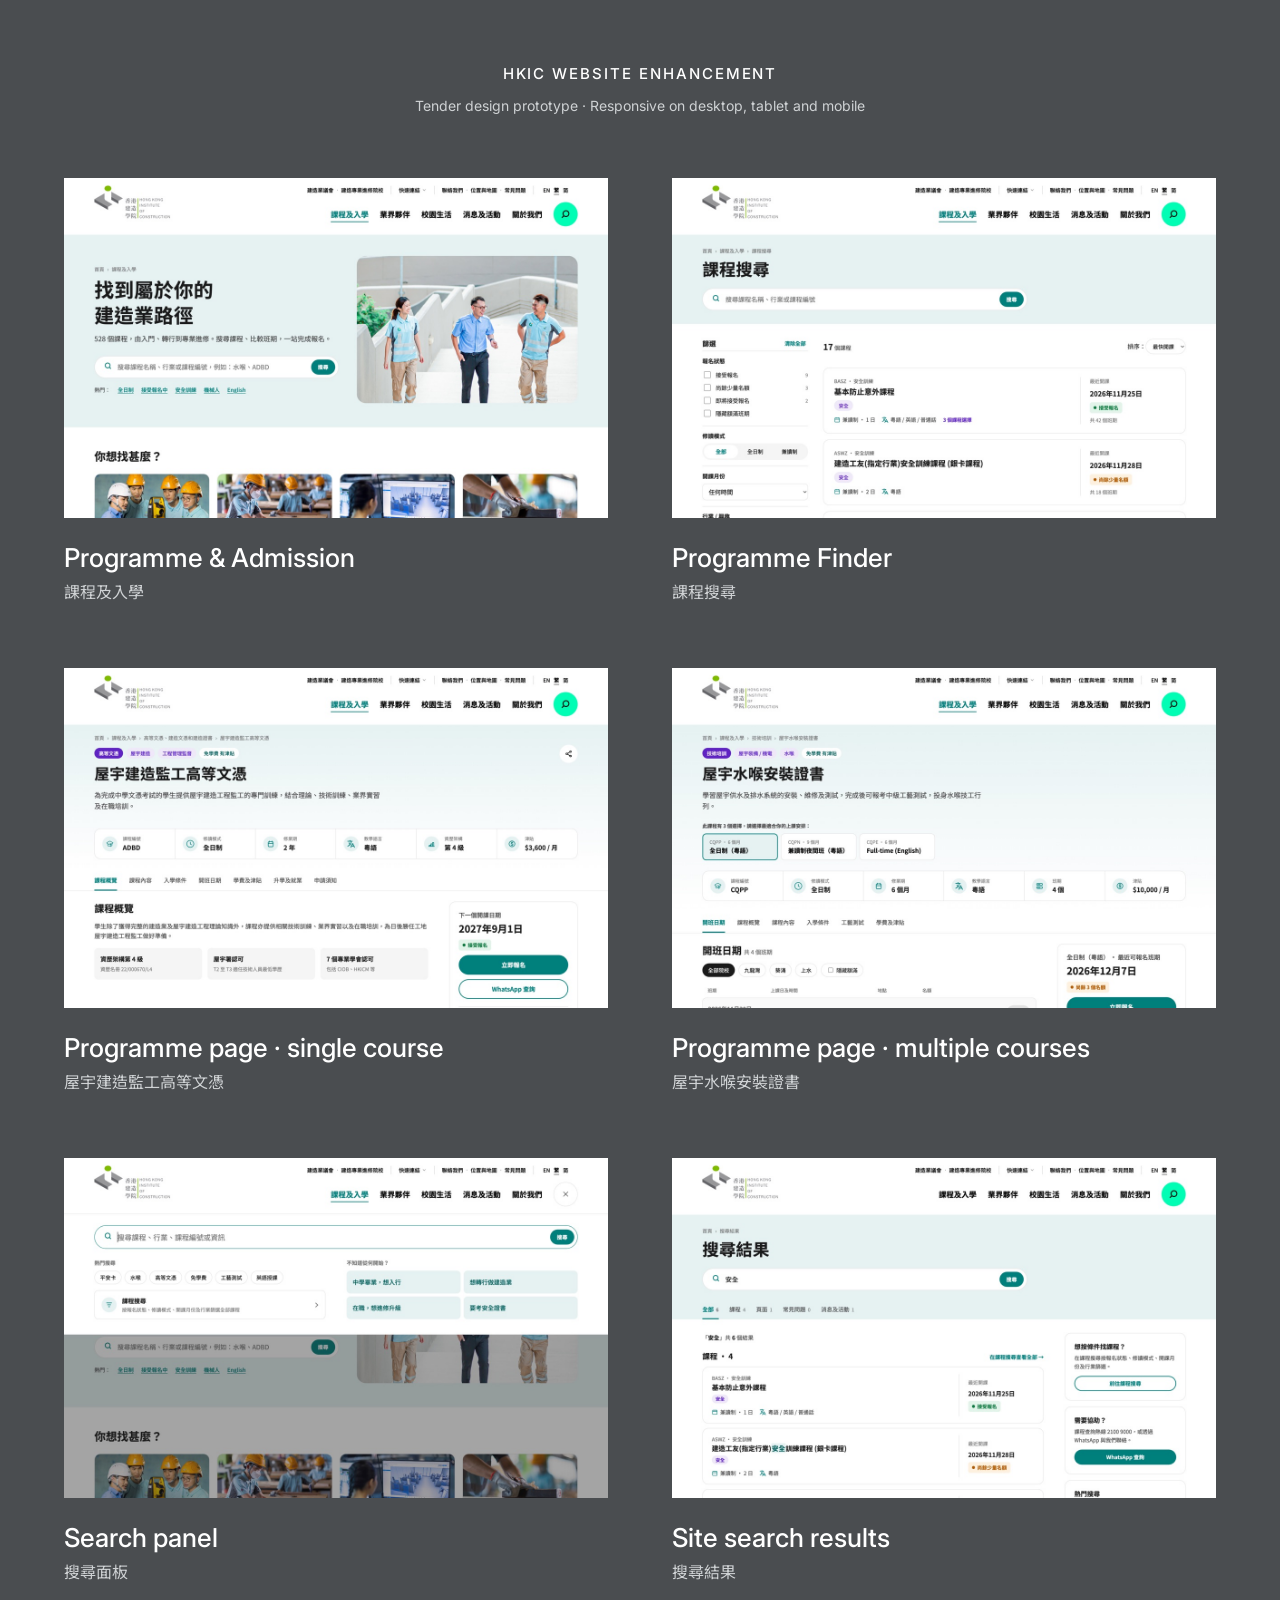
<file: index.html>
<!doctype html>
<html lang="en">
<head>
<meta charset="utf-8"><meta name="viewport" content="width=device-width, initial-scale=1">
<meta name="robots" content="noindex, nofollow">
<title>HKIC Website Enhancement | Tender Design Prototype</title>
<link rel="preconnect" href="https://fonts.googleapis.com"><link rel="preconnect" href="https://fonts.gstatic.com" crossorigin>
<link href="https://fonts.googleapis.com/css2?family=Inter:wght@400;500;700&family=Noto+Sans+TC:wght@400;500;700&display=swap" rel="stylesheet">
<script src="gate.js?v=4" data-gate-index></script>
<style>
:root{--teal:#00807d;--teal-d:#005f5c;--ink:#1b1b1b;--ink-2:#474747;--line:#e1e1e1}
*{box-sizing:border-box}
html,body{margin:0}
body{font-family:"Inter","Noto Sans TC",sans-serif;color:var(--ink);background:#fff}
.visually-hidden{position:absolute;width:1px;height:1px;overflow:hidden;clip:rect(0 0 0 0)}
/* password page */
.lock{min-height:100svh;display:grid;place-items:center;background:#f5f5f5;padding:24px}
.lock form{display:grid;gap:14px;width:min(100%,300px)}
.lock img{width:170px;margin:0 auto 28px}
.lock input,.lock button{width:100%;min-height:48px;padding:10px 16px;font:inherit;font-size:16px;border-radius:99px}
.lock input{background:#fff;border:1px solid #c9d3d2}
.lock input:focus{outline:2px solid var(--teal);outline-offset:1px}
.lock button{background:var(--teal);color:#fff;border:0;font-weight:700;cursor:pointer}
.lock p{margin:0;min-height:22px;color:#c40000;font-size:14px;text-align:center}
/* link list */
.list{min-height:100svh;padding:clamp(36px,5vw,80px) clamp(20px,5vw,80px) 80px;background:#4a4d50;color:#fff}
.list header{display:flex;flex-direction:column;align-items:center;gap:14px;margin:0 0 clamp(36px,5vw,64px);text-align:center}
.list h1{margin:0;font-size:15px;font-weight:500;letter-spacing:.13em;text-transform:uppercase}
.list header p{margin:0;font-size:14px;color:#cfd2d4}
.grid{display:grid;grid-template-columns:repeat(2,minmax(0,1fr));gap:clamp(32px,4vw,64px) clamp(32px,5vw,80px);max-width:1240px;margin:auto}
.cover{display:block;aspect-ratio:16/10;overflow:hidden;background:#fff}
.cover img{width:100%;height:100%;object-fit:cover;object-position:top;display:block}
.item h2{margin:20px 0 6px;font-size:26px;font-weight:500}
.item .zh{font-family:"Noto Sans TC",sans-serif;font-size:16px;color:#cfd2d4;margin:0 0 10px}
.item a.link{display:block;color:#fff;text-decoration:none;padding:4px 0}
.item a.link:hover h2{text-decoration:underline;text-underline-offset:4px}
.url{display:block;color:#9fe0d6;font-size:13px;overflow-wrap:anywhere}
.list footer{max-width:1240px;margin:56px auto 0;padding-top:20px;border-top:1px solid rgba(255,255,255,.18);font-size:13px;color:#cfd2d4}
@media(max-width:720px){.grid{grid-template-columns:1fr}}
</style>
</head>
<body>
<div id="app"></div>
<noscript>Enable JavaScript to view the prototype.</noscript>
<script>
(() => {
  const app = document.getElementById("app");
  const G = window.HKIC_GATE;
  const pages = [
    ["programmes.html", "Programme & Admission", "課程及入學", "index"],
    ["finder.html", "Programme Finder", "課程搜尋", "finder"],
    ["programme-adbd.html", "Programme page · single course", "屋宇建造監工高等文憑", "programme-adbd"],
    ["programme-multi.html", "Programme page · multiple courses", "屋宇水喉安裝證書", "programme-multi"],
    ["programmes.html?search=", "Search panel", "搜尋面板", "searchpanel"],
    ["search.html", "Site search results", "搜尋結果", "search"]
  ];
  const q = new URLSearchParams(location.search);

  function openList() {
    const next = q.get("next");
    if (next && /^[\w.-]+\.html(\?.*)?$/.test(next)) { location.replace(next); return; }
    document.title = "HKIC Website Enhancement | Prototype pages";
    app.innerHTML = `<main class="list">
      <header><h1>HKIC Website Enhancement</h1><p>Tender design prototype · Responsive on desktop, tablet and mobile</p></header>
      <div class="grid">${pages.map(([href, en, zh, img]) => `<section class="item">
        <a class="cover" href="${href}" aria-label="${en}"><img src="assets/preview/${img}.jpg" alt=""></a>
        <a class="link" href="${href}"><h2>${en}</h2><p class="zh">${zh}</p></a>
      </section>`).join("")}</div>
    </main>`;

  }

  function openLock() {
    app.innerHTML = `<main class="lock">
      <form>
        <img src="assets/logo_hkic.svg" alt="香港建造學院 Hong Kong Institute of Construction">
        <label for="pw" class="visually-hidden">Password</label>
        <input id="pw" type="password" placeholder="Password" autocomplete="current-password" required>
        <button type="submit">Enter</button>
        <p role="status"></p>
      </form>
    </main>`;
    app.querySelector("form").addEventListener("submit", async e => {
      e.preventDefault();
      const f = document.getElementById("pw"), st = app.querySelector("[role=status]");
      const buf = await crypto.subtle.digest("SHA-256", new TextEncoder().encode(f.value));
      const hex = Array.from(new Uint8Array(buf), b => b.toString(16).padStart(2, "0")).join("");
      if (hex === G.HASH) { G.remember(); openList(); return; }
      st.textContent = "Incorrect password.";
      f.select();
    });
  }

  if (q.has("lock")) openLock();
  else if (G.unlocked()) openList();
  else openLock();
})();
</script>
</body>
</html>
</file>
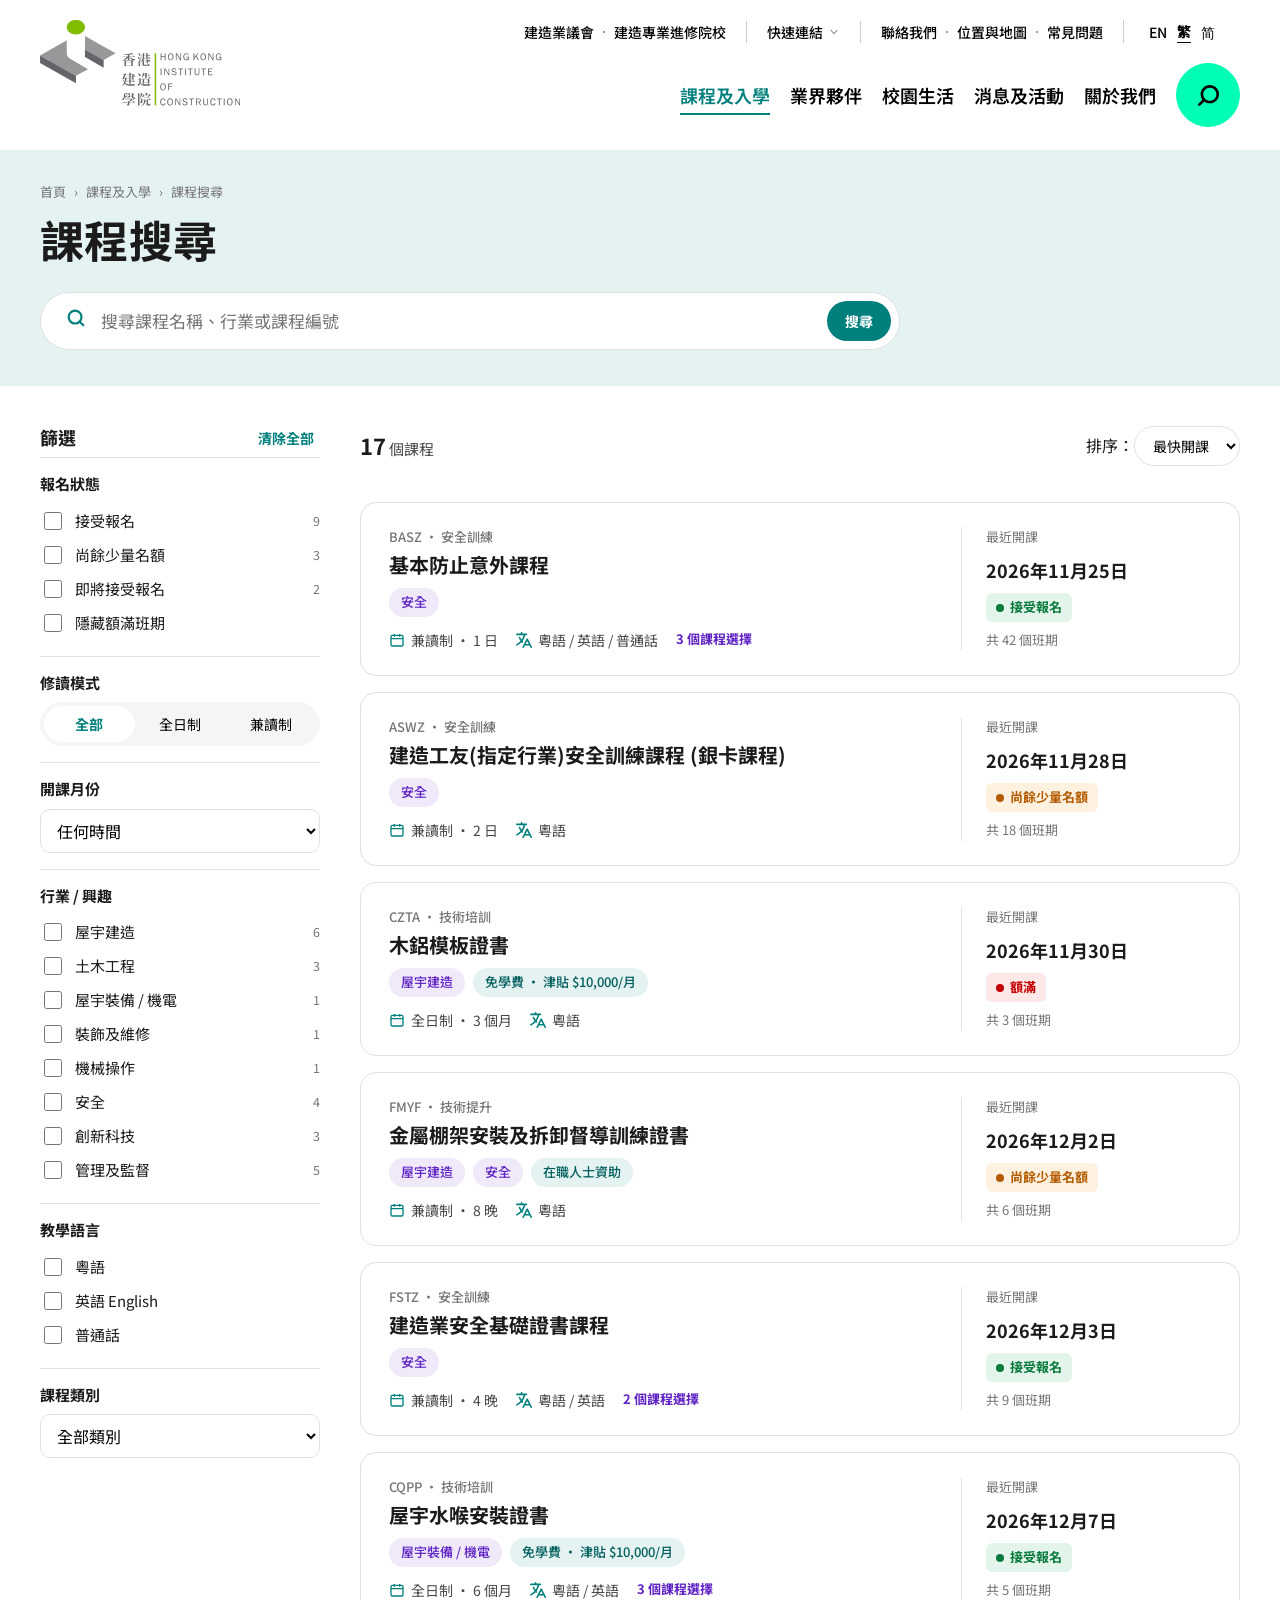
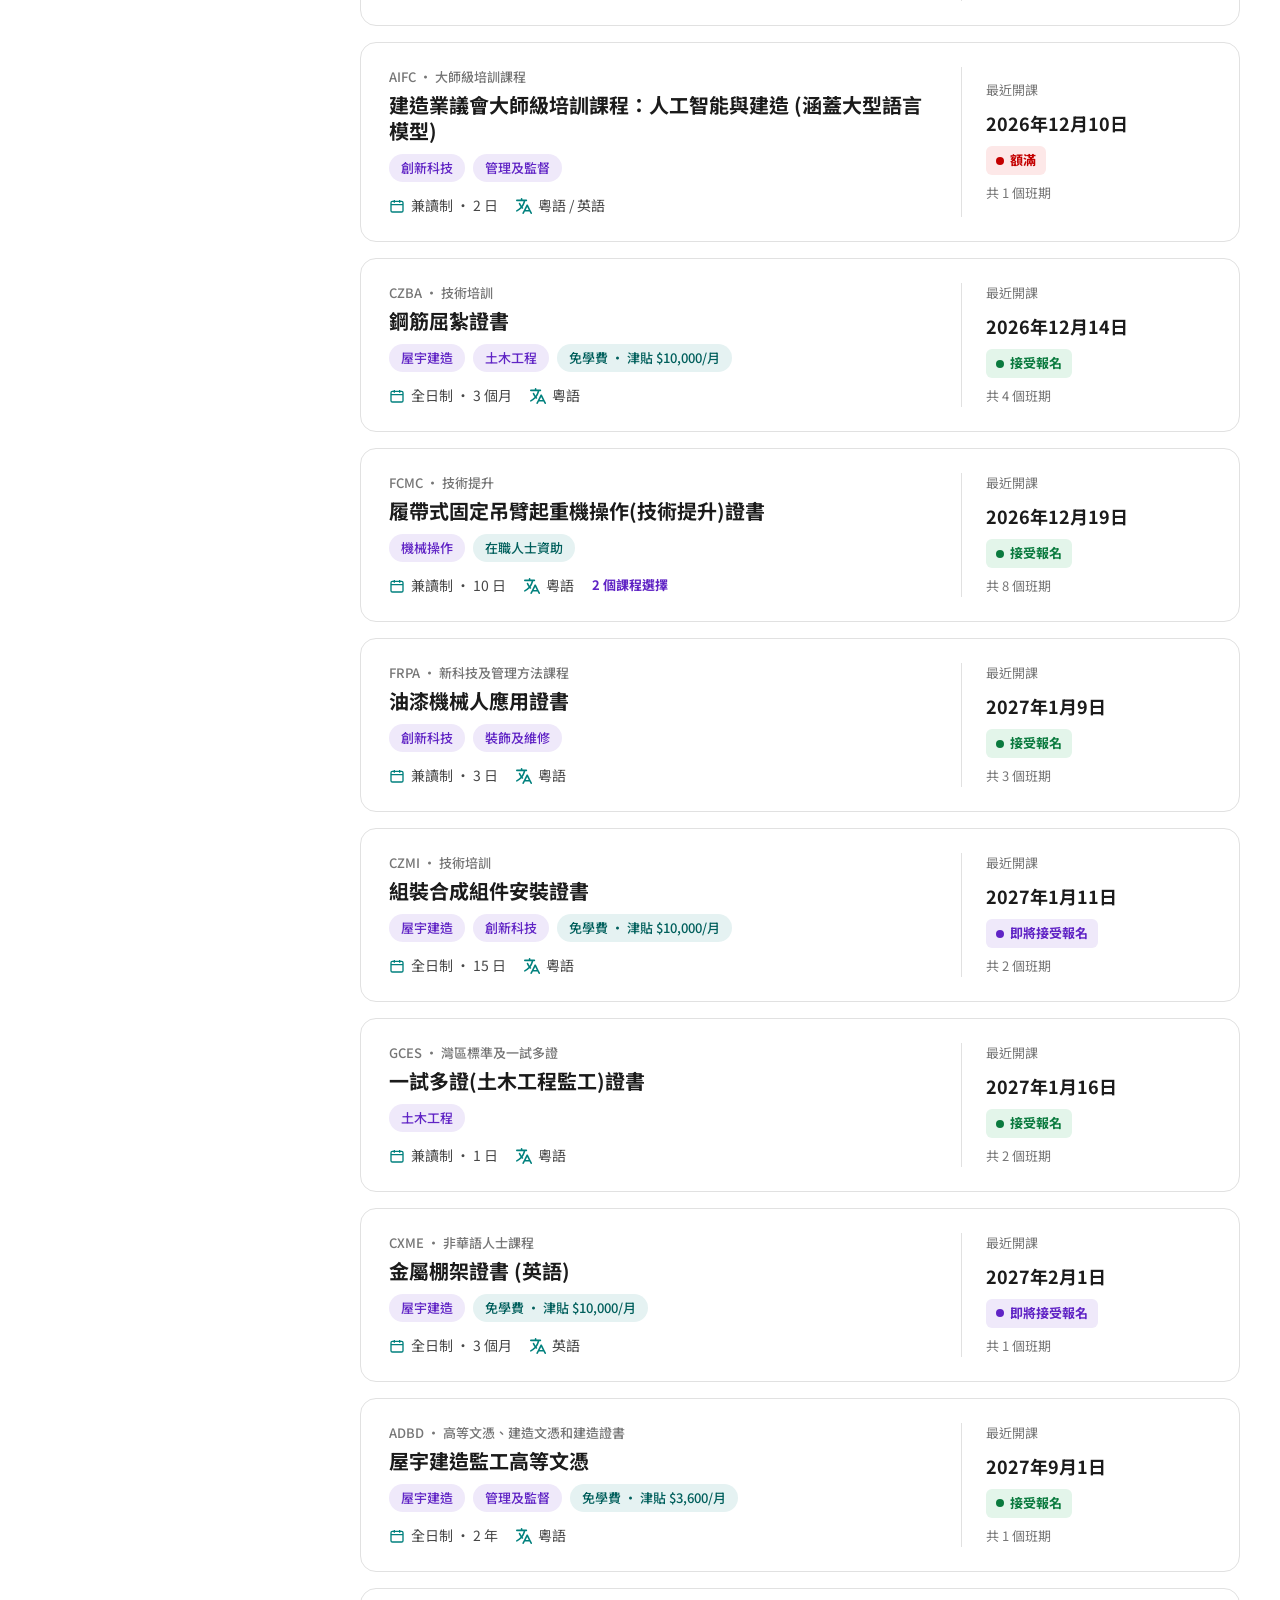
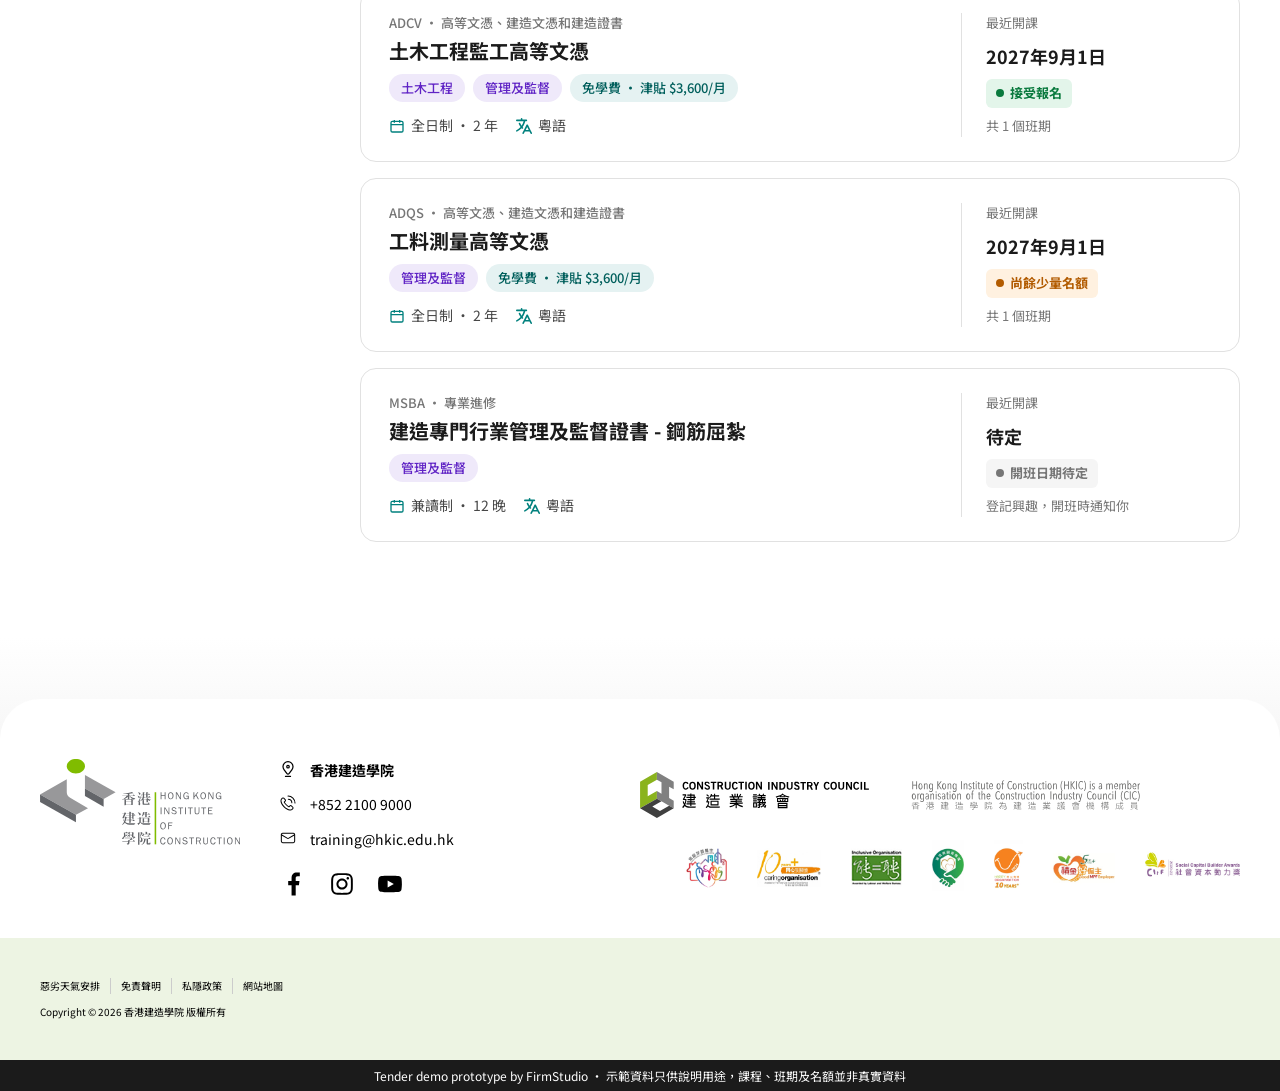
<file: finder.html>
<!doctype html>
<html lang="zh-HK">
<head>
<meta charset="utf-8"><meta name="viewport" content="width=device-width, initial-scale=1">
<title>課程搜尋 | 香港建造學院 (Demo)</title>
<link rel="preconnect" href="https://fonts.googleapis.com"><link rel="preconnect" href="https://fonts.gstatic.com" crossorigin>
<link href="https://fonts.googleapis.com/css2?family=Inter:wght@400;500;700&family=Noto+Sans+TC:wght@400;500;700&display=swap" rel="stylesheet">
<link rel="stylesheet" href="demo.css?v=4">
<link rel="stylesheet" href="hkic-shell.css?v=4">
<script src="gate.js?v=4"></script><script src="demo.js?v=4"></script><script src="data.js?v=4"></script>
</head>
<body>
<main id="main">
  <div class="finder-head">
    <div class="wrap">
      <div class="crumb"><a href="programmes.html">首頁</a><span>›</span><a href="programmes.html">課程及入學</a><span>›</span>課程搜尋</div>
      <h1 class="h1">課程搜尋</h1>
      <div class="search" data-pin="search">
        <span data-i="search"></span>
        <label class="sr" for="q">搜尋課程名稱、行業或課程編號</label>
        <input id="q" placeholder="搜尋課程名稱、行業或課程編號">
        <button class="btn sm" id="go">搜尋</button>
      </div>
    </div>
  </div>
  <div class="wrap finder">
    <aside class="filters" aria-label="篩選" data-pin="filters">
      <h2>篩選 <button id="clear">清除全部</button></h2>
      <div class="fg"><h3>報名狀態</h3>
        <label><input type="checkbox" name="st" value="open">接受報名<small data-c="st:open"></small></label>
        <label><input type="checkbox" name="st" value="few">尚餘少量名額<small data-c="st:few"></small></label>
        <label><input type="checkbox" name="st" value="soon">即將接受報名<small data-c="st:soon"></small></label>
        <label><input type="checkbox" name="hidefull" value="1">隱藏額滿班期</label>
      </div>
      <div class="fg"><h3>修讀模式</h3>
        <div class="seg" id="mode"><button data-v="" class="on">全部</button><button data-v="全日制">全日制</button><button data-v="兼讀制">兼讀制</button></div>
      </div>
      <div class="fg"><h3>開課月份</h3>
        <select id="month"><option value="">任何時間</option><option value="2026-11">2026年11月</option><option value="2026-12">2026年12月</option><option value="2027-01">2027年1月</option><option value="2027-02">2027年2月</option><option value="2027-09">2027年9月</option></select>
      </div>
      <div class="fg"><h3>行業 / 興趣</h3><div id="trades"></div></div>
      <div class="fg"><h3>教學語言</h3>
        <label><input type="checkbox" name="lang" value="粵語">粵語</label>
        <label><input type="checkbox" name="lang" value="英語">英語 English</label>
        <label><input type="checkbox" name="lang" value="普通話">普通話</label>
      </div>
      <div class="fg"><h3>課程類別</h3><select id="cat"><option value="">全部類別</option></select></div>
    </aside>
    <div>
      <div class="mobile-filter"><button class="chip on"><span data-i="filter" style="width:16px;display:inline-flex"></span>篩選 (2)</button><button class="chip">接受報名</button><button class="chip">全日制</button><button class="chip">兼讀制</button><button class="chip">英語</button></div>
      <div class="results-bar" data-pin="count">
        <div class="count" aria-live="polite"><b id="n">0</b> 個課程</div>
        <label data-pin="sort">排序：<select id="sort"><option value="next">最快開課</option><option value="name">課程名稱</option><option value="code">課程編號</option><option value="intakes">班期數目</option></select></label>
      </div>
      <div class="active-chips" id="chips"></div>
      <div id="list"></div>
    </div>
  </div>
</main>
<script>
shell('課程及入學');
const $=s=>document.querySelector(s), $$=s=>[...document.querySelectorAll(s)];
$('#trades').innerHTML=TRADES.map(t=>`<label><input type="checkbox" name="trade" value="${t}">${t}<small>${PROGS.filter(p=>p.trade.includes(t)).length}</small></label>`).join('');
$('#cat').innerHTML+=CATS.map(c=>`<option value="${c.id}">${c.name}</option>`).join('');
$$('[data-c]').forEach(el=>{const[k,v]=el.dataset.c.split(':');el.textContent=PROGS.filter(p=>p[k]===v).length});
const PNAME={dse:'中學畢業，想入行',change:'想轉行做建造業',upskill:'在職，想進修升級',safety:'要考安全證書',ncs:'非華語人士'};
const url=new URLSearchParams(location.search);
let mode=url.get('mode')||'', persona=url.get('persona')||'';
if(url.get('q')) $('#q').value=url.get('q');
if(url.get('cat')) $('#cat').value=url.get('cat');
['st','trade','lang'].forEach(k=>{const v=url.get(k); if(v) $$(`input[name=${k}][value="${v}"]`).forEach(i=>i.checked=true)});
$$('#mode button').forEach(b=>{b.classList.toggle('on',b.dataset.v===mode); b.onclick=()=>{mode=b.dataset.v;$$('#mode button').forEach(x=>x.classList.toggle('on',x===b));run()}});
const vals=n=>$$(`input[name=${n}]:checked`).map(i=>i.value);
function run(){
  const q=$('#q').value.trim().toLowerCase(), st=vals('st'), tr=vals('trade'), lg=vals('lang'), hidefull=vals('hidefull').length, m=$('#month').value, cat=$('#cat').value;
  let r=PROGS.filter(p=>(!q||(p.name+p.code+p.trade.join()+catName(p.cat)).toLowerCase().includes(q))
    &&(!st.length||st.includes(p.st))&&(!hidefull||p.st!=='full')&&(!mode||p.mode===mode)
    &&(!tr.length||tr.some(t=>p.trade.includes(t)))&&(!lg.length||lg.some(l=>p.lang.includes(l)))
    &&(!m||p.next.startsWith(m))&&(!cat||p.cat===cat)&&(!persona||p.persona.includes(persona)));
  const s=$('#sort').value;
  r.sort((a,b)=>s==='name'?a.name.localeCompare(b.name,'zh-HK'):s==='code'?a.code.localeCompare(b.code):s==='intakes'?b.intakes-a.intakes:((a.next||'9')).localeCompare(b.next||'9'));
  $('#n').textContent=r.length;
  const chips=[]; if(persona)chips.push(['persona',PNAME[persona]]); if(q)chips.push(['q','「'+q+'」']); if(mode)chips.push(['mode',mode]);
  st.forEach(v=>chips.push(['st:'+v,ST[v]])); tr.forEach(v=>chips.push(['trade:'+v,v])); lg.forEach(v=>chips.push(['lang:'+v,v])); if(m)chips.push(['month',$('#month').selectedOptions[0].text]); if(cat)chips.push(['cat',catName(cat)]);
  $('#chips').innerHTML=chips.map(([k,t])=>`<button class="chip on" data-k="${k}">${t} <span class="x">✕</span></button>`).join('');
  $$('#chips .chip').forEach(c=>c.onclick=()=>{const[k,v]=c.dataset.k.split(':');
    if(k==='persona')persona=''; else if(k==='q')$('#q').value=''; else if(k==='mode'){mode='';$$('#mode button').forEach(x=>x.classList.toggle('on',x.dataset.v===''))}
    else if(k==='month')$('#month').value=''; else if(k==='cat')$('#cat').value=''; else $$(`input[name=${k}][value="${v}"]`).forEach(i=>i.checked=false); run()});
  $('#list').innerHTML=r.length?r.map((p,i)=>`<a class="card res"${i===0?' data-pin="row"':''} href="${p.url||'programme-adbd.html'}">
    <div><div class="code">${p.code} · ${catName(p.cat)}</div><h3>${p.name}</h3>
      <div class="tags">${p.trade.map(t=>`<span class="tag o">${t}</span>`).join('')}${p.sub?`<span class="tag m">${p.sub}</span>`:''}</div>
      <div class="facts"><span><span data-i="cal"></span>${p.mode} · ${p.dur}</span><span><span data-i="lang"></span>${p.lang.join(' / ')}</span>${p.courses>1?`<span class="multi">${p.courses} 個課程選擇</span>`:''}</div></div>
    <div class="side"><small>最近開課</small><b>${fmtDate(p.next)}</b><span><span class="st ${p.st}"${i===0?' data-pin="status"':''}>${ST[p.st]}</span></span><small>${p.intakes?`共 ${p.intakes} 個班期`:'登記興趣，開班時通知你'}</small></div></a>`).join('')
    :`<div class="empty"><h3>找不到相關課程</h3><p>試試清除部分篩選，或致電 2100 9000 查詢。</p></div>`;
  icons($('#list'));
}
$$('.filters input,.filters select,#sort').forEach(e=>e.onchange=run);
$('#q').oninput=run; $('#go').onclick=run;
$('#clear').onclick=()=>{$$('.filters input').forEach(i=>i.checked=false);$('#month').value='';$('#cat').value='';$('#q').value='';persona='';mode='';$$('#mode button').forEach(x=>x.classList.toggle('on',x.dataset.v===''));run()};
run();
</script>
</body>
</html>
</file>
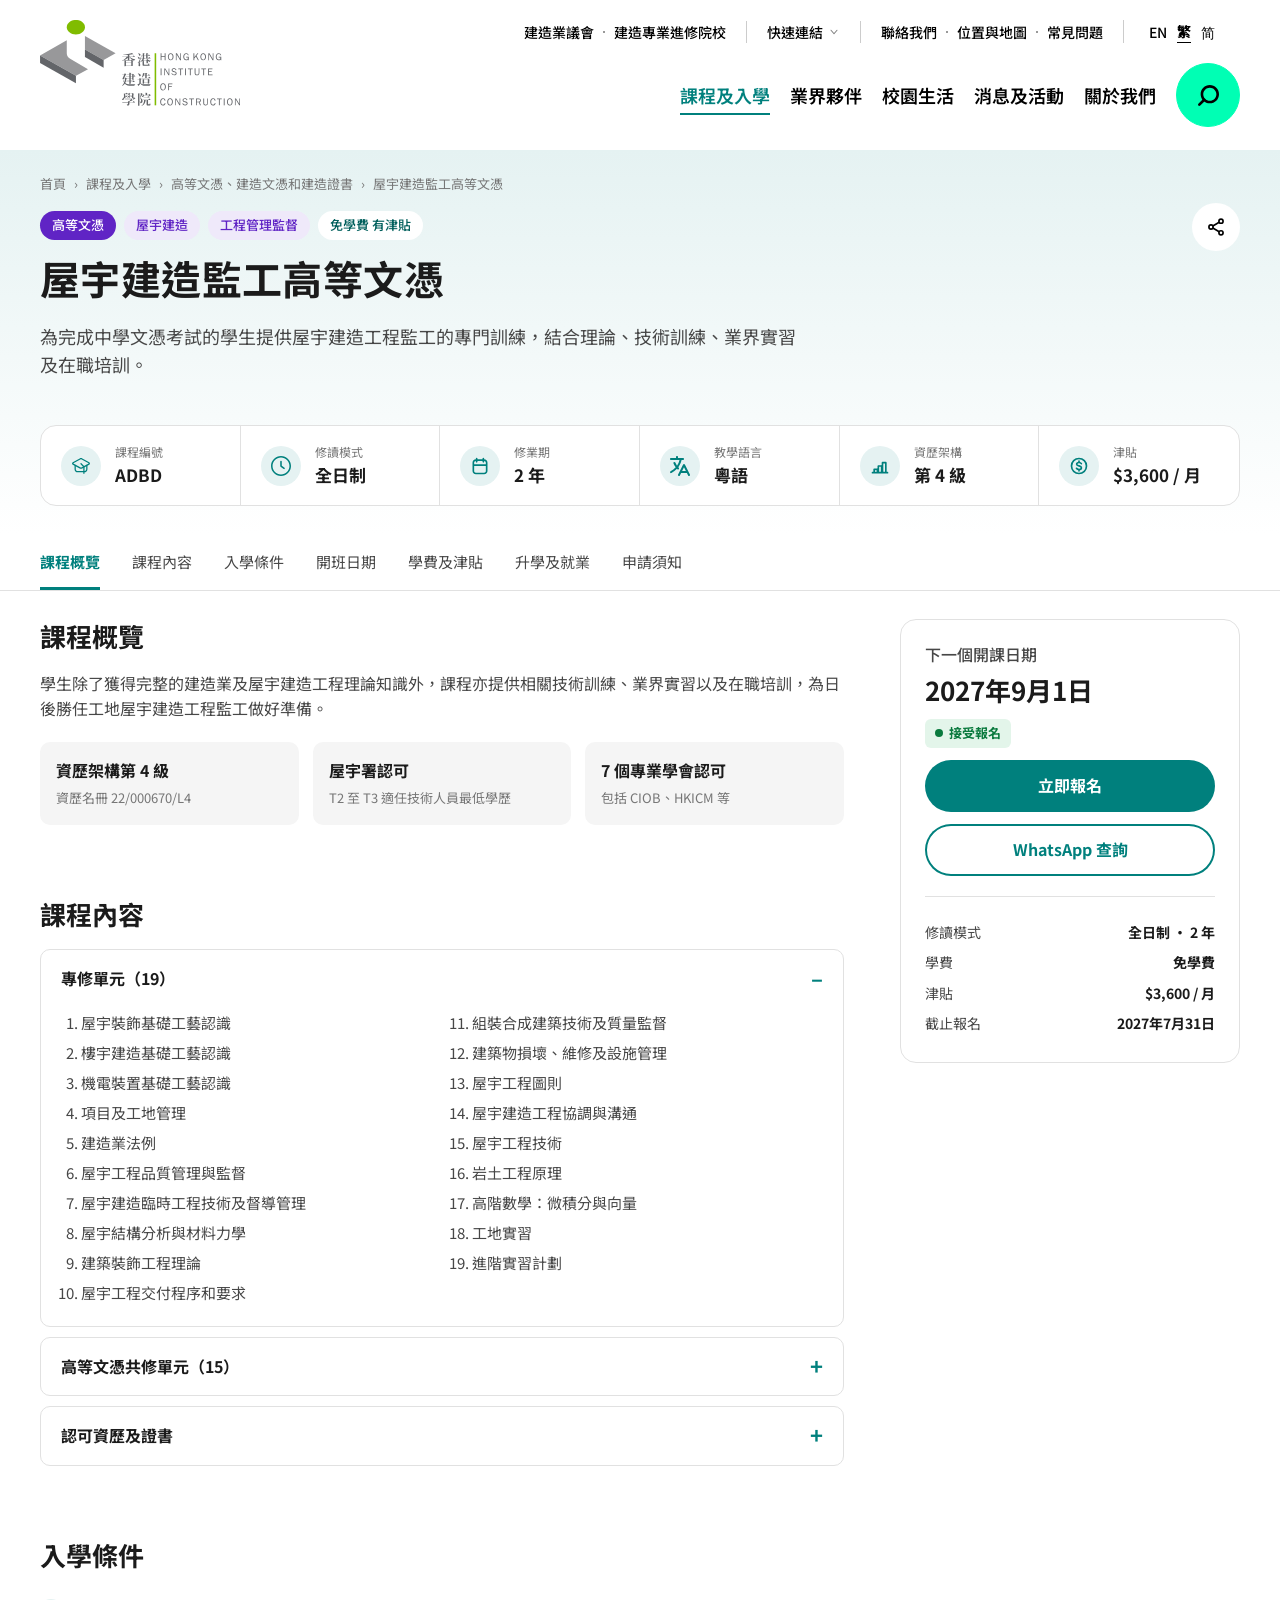
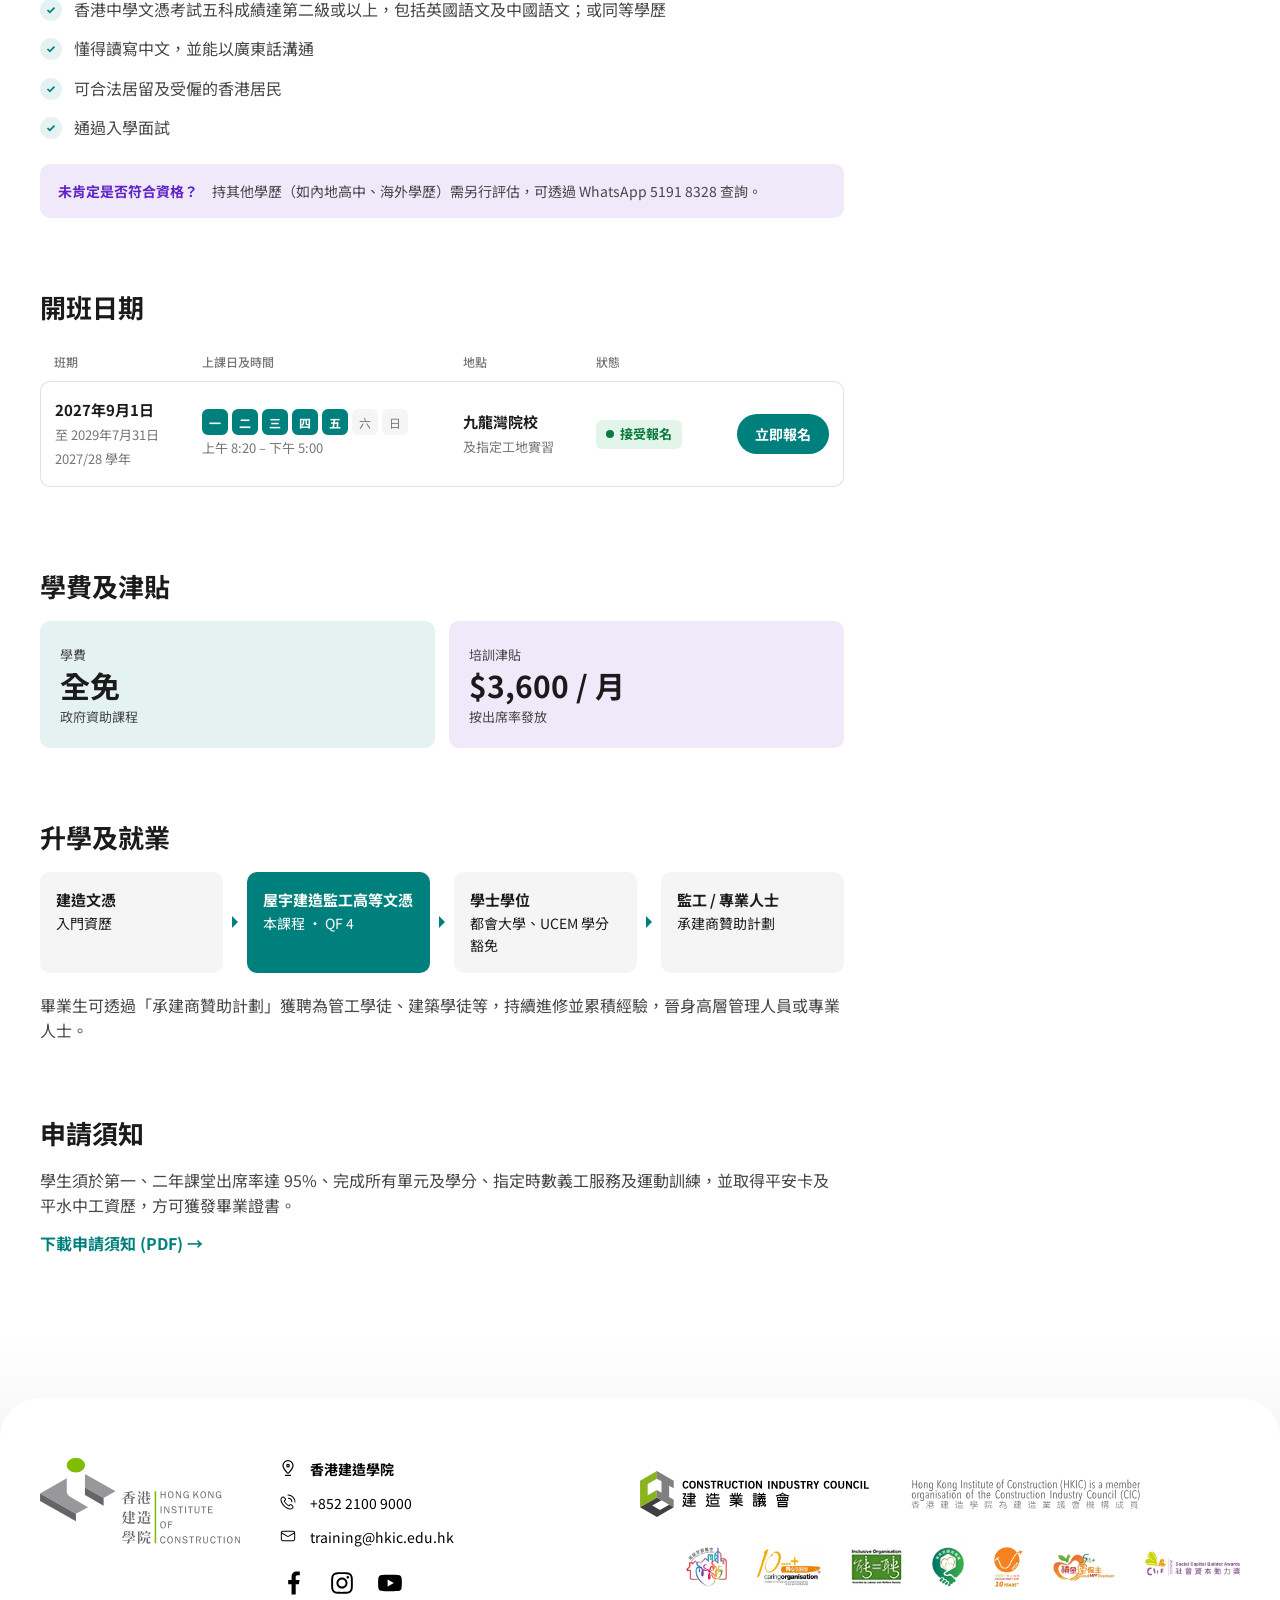
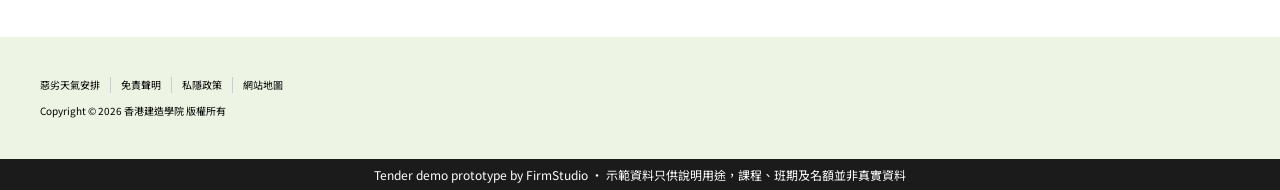
<file: programme-adbd.html>
<!doctype html>
<html lang="zh-HK">
<head>
<meta charset="utf-8"><meta name="viewport" content="width=device-width, initial-scale=1">
<title>屋宇建造監工高等文憑 | 香港建造學院 (Demo)</title>
<link rel="preconnect" href="https://fonts.googleapis.com"><link rel="preconnect" href="https://fonts.gstatic.com" crossorigin>
<link href="https://fonts.googleapis.com/css2?family=Inter:wght@400;500;700&family=Noto+Sans+TC:wght@400;500;700&display=swap" rel="stylesheet">
<link rel="stylesheet" href="demo.css?v=4">
<link rel="stylesheet" href="hkic-shell.css?v=4">
<script src="gate.js?v=4"></script><script src="demo.js?v=4"></script><script src="data.js?v=4"></script>
</head>
<body>
<main id="main">
  <div class="p-head">
    <div class="wrap">
      <div class="crumb"><a href="programmes.html">首頁</a><span>›</span><a href="programmes.html">課程及入學</a><span>›</span><a href="finder.html?cat=adv-dip-certs">高等文憑、建造文憑和建造證書</a><span>›</span>屋宇建造監工高等文憑</div>
      <div class="row">
        <div>
          <div class="tags"><span class="tag">高等文憑</span><span class="tag o">屋宇建造</span><span class="tag o">工程管理監督</span><span class="tag m">免學費 有津貼</span></div>
          <h1 class="h1">屋宇建造監工高等文憑</h1>
          <p class="lead" style="max-width:760px">為完成中學文憑考試的學生提供屋宇建造工程監工的專門訓練，結合理論、技術訓練、業界實習及在職培訓。</p>
        </div>
        <button class="icon-btn" aria-label="分享"><svg viewBox="0 0 24 24" width="20" fill="none" stroke="currentColor" stroke-width="2"><circle cx="18" cy="5" r="2.5"/><circle cx="6" cy="12" r="2.5"/><circle cx="18" cy="19" r="2.5"/><path d="M8.2 10.8l7.6-4.4M8.2 13.2l7.6 4.4"/></svg></button>
      </div>
      <div class="facts-bar" data-pin="facts">
        <div><span class="fi" data-i="hash"></span><span><small>課程編號</small><b>ADBD</b></span></div>
        <div><span class="fi" data-i="clock"></span><span><small>修讀模式</small><b>全日制</b></span></div>
        <div><span class="fi" data-i="hourglass"></span><span><small>修業期</small><b>2 年</b></span></div>
        <div><span class="fi" data-i="lang"></span><span><small>教學語言</small><b>粵語</b></span></div>
        <div><span class="fi" data-i="level"></span><span><small>資歷架構</small><b>第 4 級</b></span></div>
        <div><span class="fi" data-i="coin"></span><span><small>津貼</small><b>$3,600 / 月</b></span></div>
      </div>
    </div>
  </div>

  <div class="toc-bar" data-pin="snav"><nav class="toc wrap" aria-label="本頁內容">
      <a href="#overview" class="on">課程概覽</a><a href="#modules">課程內容</a><a href="#entry">入學條件</a><a href="#classes">開班日期</a><a href="#fees">學費及津貼</a><a href="#pathway">升學及就業</a><a href="#apply">申請須知</a>
    </nav></div>
  <div class="wrap p-body">

    <div class="p-main">
      <section id="overview">
        <h2>課程概覽</h2>
        <p>學生除了獲得完整的建造業及屋宇建造工程理論知識外，課程亦提供相關技術訓練、業界實習以及在職培訓，為日後勝任工地屋宇建造工程監工做好準備。</p>
        <div class="hl" data-pin="hls">
          <div><b>資歷架構第 4 級</b><small>資歷名冊 22/000670/L4</small></div>
          <div><b>屋宇署認可</b><small>T2 至 T3 適任技術人員最低學歷</small></div>
          <div><b>7 個專業學會認可</b><small>包括 CIOB、HKICM 等</small></div>
        </div>
      </section>

      <section id="modules" data-pin="modules">
        <h2>課程內容</h2>
        <details class="acc" open><summary>專修單元（19）</summary><ol>
          <li>屋宇裝飾基礎工藝認識</li><li>樓宇建造基礎工藝認識</li><li>機電裝置基礎工藝認識</li><li>項目及工地管理</li><li>建造業法例</li><li>屋宇工程品質管理與監督</li><li>屋宇建造臨時工程技術及督導管理</li><li>屋宇結構分析與材料力學</li><li>建築裝飾工程理論</li><li>屋宇工程交付程序和要求</li><li>組裝合成建築技術及質量監督</li><li>建築物損壞、維修及設施管理</li><li>屋宇工程圖則</li><li>屋宇建造工程協調與溝通</li><li>屋宇工程技術</li><li>岩土工程原理</li><li>高階數學：微積分與向量</li><li>工地實習</li><li>進階實習計劃</li></ol></details>
        <details class="acc"><summary>高等文憑共修單元（15）</summary><ol>
          <li>建造業簡介與工程管理人的角色</li><li>建造業安全督導</li><li>屋宇設備簡介</li><li>建造材料</li><li>建造工程科學</li><li>建築技術</li><li>工程圖則</li><li>合約管理 I</li><li>工料量度及投標</li><li>環保及可持續發展</li><li>建築信息模擬協調（BIM）</li><li>建造業創新科技與工業化</li><li>平水及測量</li><li>基礎能力科目</li><li>全人發展 III</li></ol></details>
        <details class="acc"><summary>認可資歷及證書</summary><ul>
          <li>學院畢業證書</li><li>建造業平安卡證書</li><li>平水中工資歷</li><li>建造業安全督導員證書</li></ul></details>
      </section>

      <section id="entry">
        <h2>入學條件</h2>
        <ul class="req">
          <li>香港中學文憑考試五科成績達第二級或以上，包括英國語文及中國語文；或同等學歷</li>
          <li>懂得讀寫中文，並能以廣東話溝通</li>
          <li>可合法居留及受僱的香港居民</li>
          <li>通過入學面試</li>
        </ul>
        <div class="callout"><b>未肯定是否符合資格？</b>持其他學歷（如內地高中、海外學歷）需另行評估，可透過 WhatsApp 5191 8328 查詢。</div>
      </section>

      <section id="classes">
        <h2>開班日期</h2>
        <table class="sched">
          <thead><tr><th>班期</th><th>上課日及時間</th><th>地點</th><th>狀態</th><th></th></tr></thead>
          <tbody>
            <tr><td><b>2027年9月1日</b><small>至 2029年7月31日<br>2027/28 學年</small></td>
              <td><div class="cal"><i class="on">一</i><i class="on">二</i><i class="on">三</i><i class="on">四</i><i class="on">五</i><i>六</i><i>日</i></div><small>上午 8:20 – 下午 5:00</small></td>
              <td><b>九龍灣院校</b><small>及指定工地實習</small></td>
              <td><span class="st open">接受報名</span></td>
              <td><a class="btn sm" href="#">立即報名</a></td></tr>
          </tbody>
        </table>
      </section>

      <section id="fees">
        <h2>學費及津貼</h2>
        <div class="fee"><div><small>學費</small><b>全免</b><small>政府資助課程</small></div><div class="p"><small>培訓津貼</small><b>$3,600 / 月</b><small>按出席率發放</small></div></div>
      </section>

      <section id="pathway">
        <h2>升學及就業</h2>
        <div class="ladder"><div><b>建造文憑</b>入門資歷</div><div class="cur"><b>屋宇建造監工高等文憑</b>本課程 · QF 4</div><div><b>學士學位</b>都會大學、UCEM 學分豁免</div><div><b>監工 / 專業人士</b>承建商贊助計劃</div></div>
        <p style="margin-top:20px">畢業生可透過「承建商贊助計劃」獲聘為管工學徒、建築學徒等，持續進修並累積經驗，晉身高層管理人員或專業人士。</p>
      </section>

      <section id="apply">
        <h2>申請須知</h2>
        <p>學生須於第一、二年課堂出席率達 95%、完成所有單元及學分、指定時數義工服務及運動訓練，並取得平安卡及平水中工資歷，方可獲發畢業證書。</p>
        <a class="link" href="#">下載申請須知 (PDF)</a>
      </section>
    </div>

    <aside class="apply" aria-label="報名" data-pin="apply">
      <h3>下一個開課日期</h3>
      <div class="next">2027年9月1日</div>
      <span class="st open">接受報名</span>
      <a class="btn" href="#">立即報名</a>
      <a class="btn ghost" href="#">WhatsApp 查詢</a>
      <hr>
      <div class="line"><span>修讀模式</span><b>全日制 · 2 年</b></div>
      <div class="line"><span>學費</span><b>免學費</b></div>
      <div class="line"><span>津貼</span><b>$3,600 / 月</b></div>
      <div class="line"><span>截止報名</span><b>2027年7月31日</b></div>
    </aside>
  </div>
  <div class="sticky-cta"><div><b>2027年9月1日開課</b><br><span class="st open" style="margin-top:4px">接受報名</span></div><a class="btn" href="#">立即報名</a></div>
</main>
<script>
shell('課程及入學');
const secs=[...document.querySelectorAll('.p-main section')], links=[...document.querySelectorAll('.toc a')];
addEventListener('scroll',()=>{let cur=secs[0].id;secs.forEach(s=>{if(s.getBoundingClientRect().top<160)cur=s.id});links.forEach(a=>a.classList.toggle('on',a.getAttribute('href')==='#'+cur))});
</script>
</body>
</html>
</file>
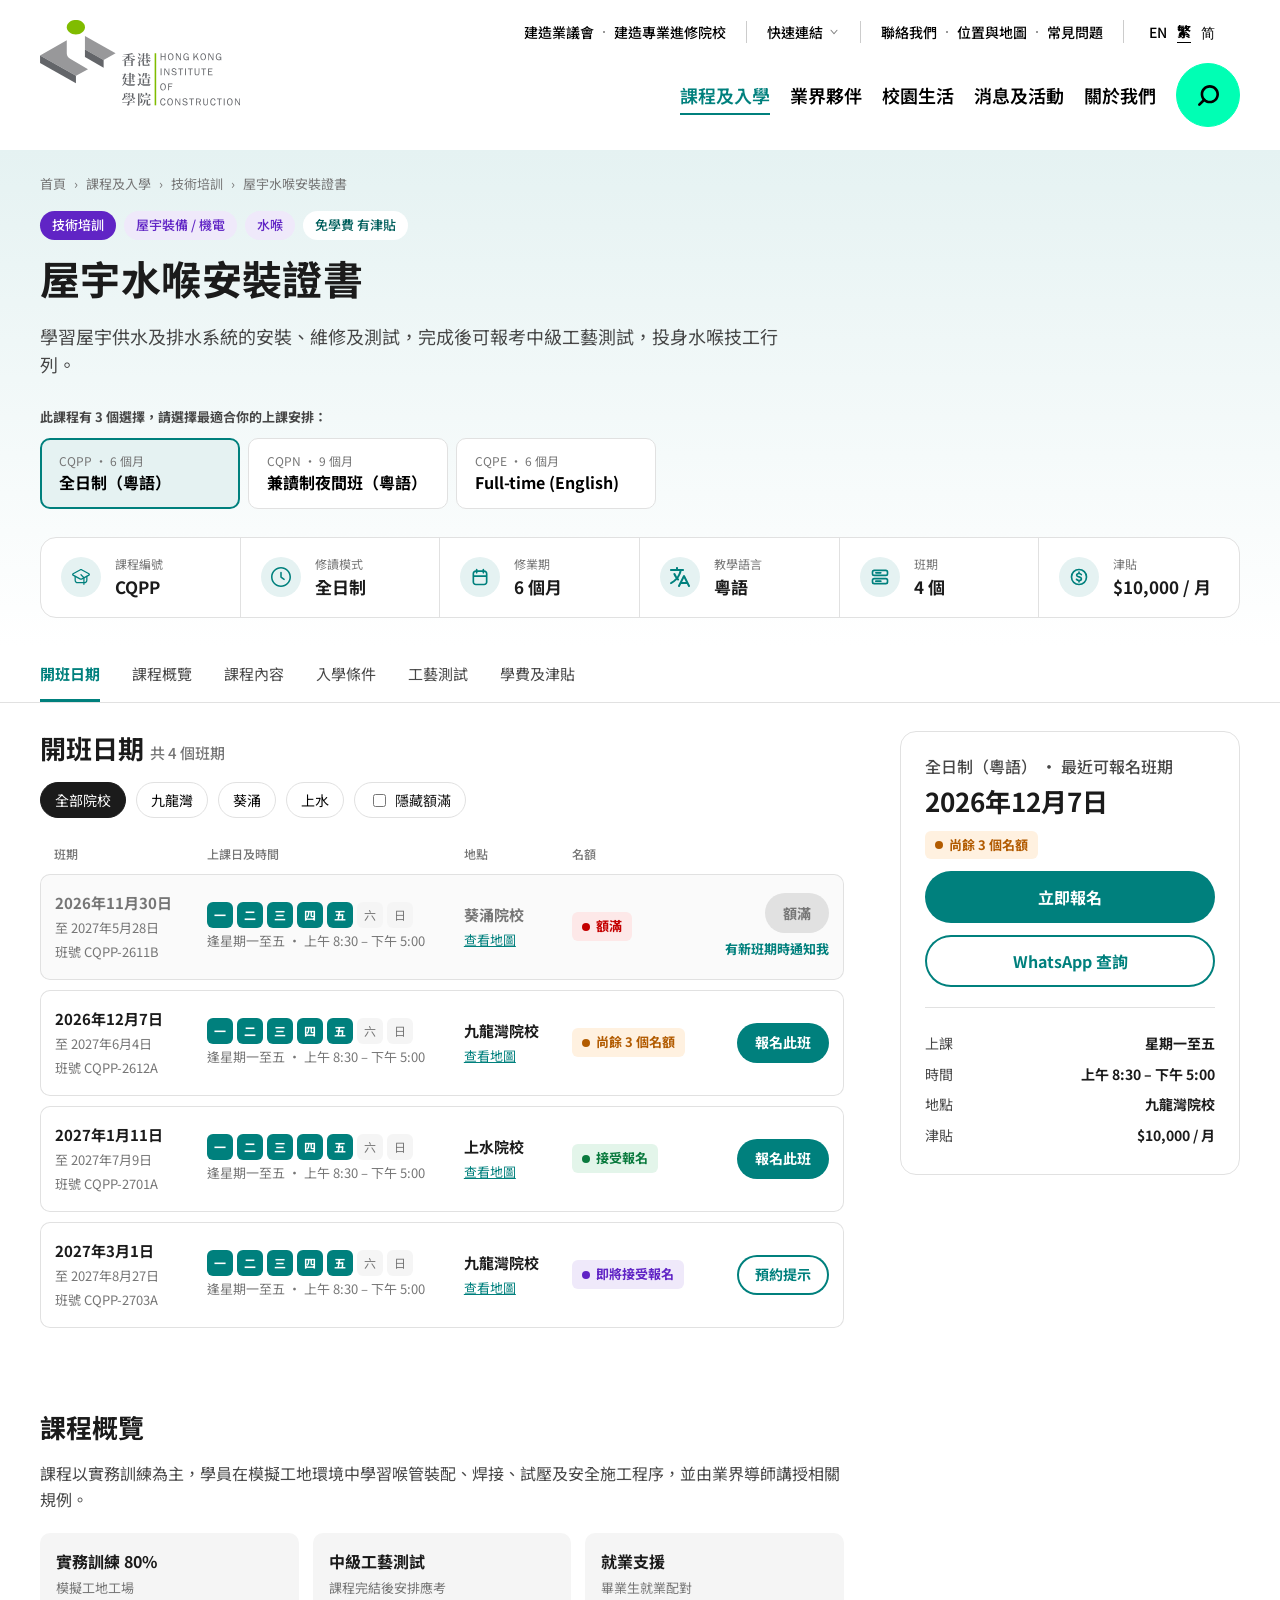
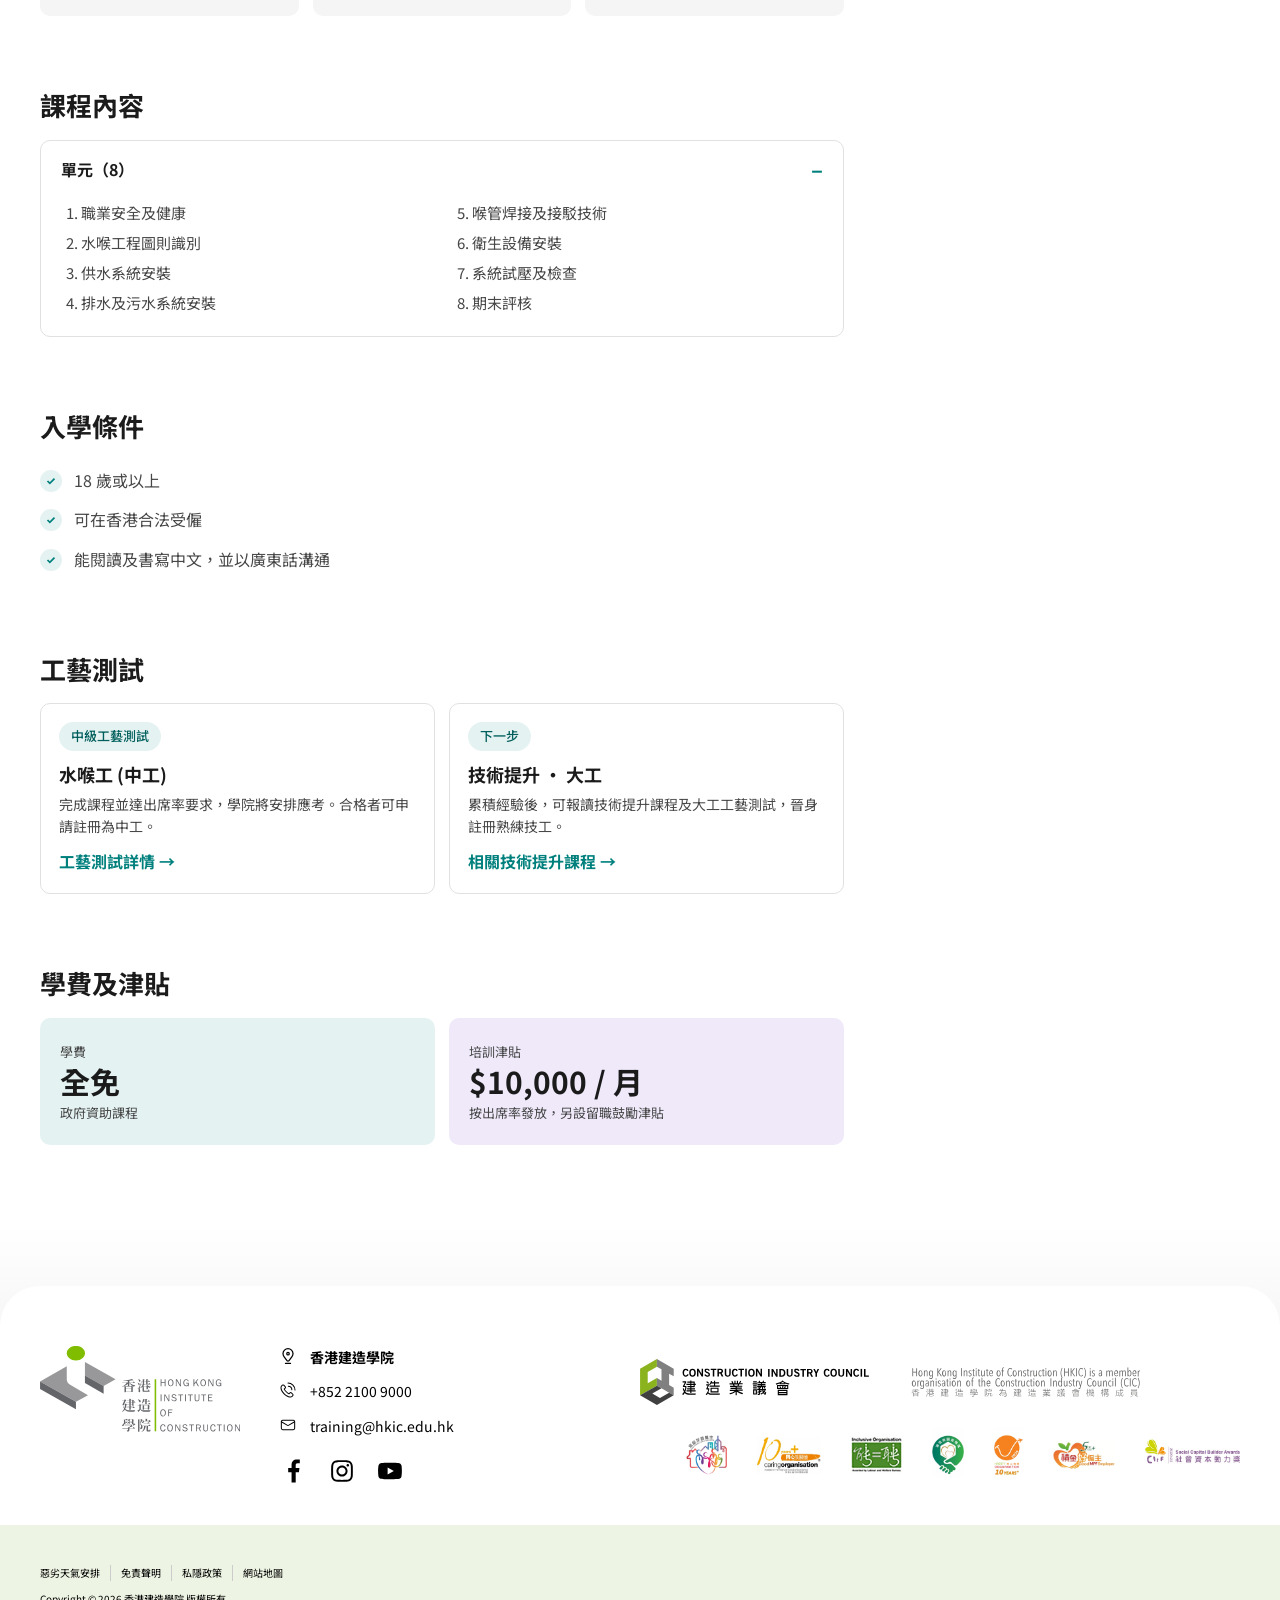
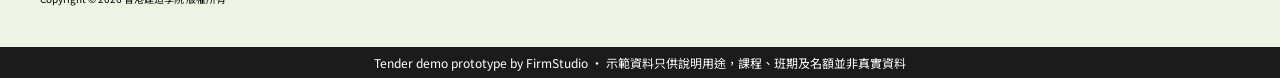
<file: programme-multi.html>
<!doctype html>
<html lang="zh-HK">
<head>
<meta charset="utf-8"><meta name="viewport" content="width=device-width, initial-scale=1">
<title>屋宇水喉安裝證書 | 香港建造學院 (Demo)</title>
<link rel="preconnect" href="https://fonts.googleapis.com"><link rel="preconnect" href="https://fonts.gstatic.com" crossorigin>
<link href="https://fonts.googleapis.com/css2?family=Inter:wght@400;500;700&family=Noto+Sans+TC:wght@400;500;700&display=swap" rel="stylesheet">
<link rel="stylesheet" href="demo.css?v=4">
<link rel="stylesheet" href="hkic-shell.css?v=4">
<script src="gate.js?v=4"></script><script src="demo.js?v=4"></script><script src="data.js?v=4"></script>
</head>
<body>
<main id="main">
  <div class="p-head">
    <div class="wrap">
      <div class="crumb"><a href="programmes.html">首頁</a><span>›</span><a href="programmes.html">課程及入學</a><span>›</span><a href="finder.html?cat=skill-training">技術培訓</a><span>›</span>屋宇水喉安裝證書</div>
      <div class="tags"><span class="tag">技術培訓</span><span class="tag o">屋宇裝備 / 機電</span><span class="tag o">水喉</span><span class="tag m">免學費 有津貼</span></div>
      <h1 class="h1">屋宇水喉安裝證書</h1>
      <p class="lead" style="max-width:760px">學習屋宇供水及排水系統的安裝、維修及測試，完成後可報考中級工藝測試，投身水喉技工行列。</p>
      <div class="tabs-lbl">此課程有 3 個選擇，請選擇最適合你的上課安排：</div>
      <div class="course-tabs" data-pin="courses" role="tablist" aria-label="選擇課程"></div>
      <div class="facts-bar" id="facts" data-pin="facts"></div>
    </div>
  </div>

  <div class="toc-bar"><nav class="toc wrap" aria-label="本頁內容">
      <a href="#classes" class="on">開班日期</a><a href="#overview">課程概覽</a><a href="#modules">課程內容</a><a href="#entry">入學條件</a><a href="#tradetest">工藝測試</a><a href="#fees">學費及津貼</a>
    </nav></div>
  <div class="wrap p-body">
    <div class="p-main">
      <section id="classes" data-pin="classes">
        <h2>開班日期 <span style="font-size:15px;color:var(--ink-3);font-weight:500" id="cnt"></span></h2>
        <div class="sched-tools" data-pin="camp">
          <button class="chip on" data-loc="">全部院校</button><button class="chip" data-loc="九龍灣院校">九龍灣</button><button class="chip" data-loc="葵涌院校">葵涌</button><button class="chip" data-loc="上水院校">上水</button>
          <label class="chip" style="cursor:pointer"><input type="checkbox" id="hidefull" style="accent-color:var(--teal)"> 隱藏額滿</label>
        </div>
        <table class="sched">
          <thead><tr><th>班期</th><th>上課日及時間</th><th>地點</th><th>名額</th><th></th></tr></thead>
          <tbody id="rows"></tbody>
        </table>
      </section>

      <section id="overview">
        <h2>課程概覽</h2>
        <p>課程以實務訓練為主，學員在模擬工地環境中學習喉管裝配、焊接、試壓及安全施工程序，並由業界導師講授相關規例。</p>
        <div class="hl"><div><b>實務訓練 80%</b><small>模擬工地工場</small></div><div><b>中級工藝測試</b><small>課程完結後安排應考</small></div><div><b>就業支援</b><small>畢業生就業配對</small></div></div>
      </section>

      <section id="modules">
        <h2>課程內容</h2>
        <details class="acc" open><summary>單元（8）</summary><ol>
          <li>職業安全及健康</li><li>水喉工程圖則識別</li><li>供水系統安裝</li><li>排水及污水系統安裝</li><li>喉管焊接及接駁技術</li><li>衛生設備安裝</li><li>系統試壓及檢查</li><li>期末評核</li></ol></details>
      </section>

      <section id="entry">
        <h2>入學條件</h2>
        <ul class="req" id="entry-list"></ul>
      </section>

      <section id="tradetest">
        <h2>工藝測試</h2>
        <div class="tt">
          <div><span class="tag t">中級工藝測試</span><h3 style="margin:12px 0 6px;font-size:18px">水喉工 (中工)</h3><p style="font-size:14px">完成課程並達出席率要求，學院將安排應考。合格者可申請註冊為中工。</p><a class="link" href="#">工藝測試詳情</a></div>
          <div><span class="tag t">下一步</span><h3 style="margin:12px 0 6px;font-size:18px">技術提升 · 大工</h3><p style="font-size:14px">累積經驗後，可報讀技術提升課程及大工工藝測試，晉身註冊熟練技工。</p><a class="link" href="finder.html?trade=屋宇裝備%20%2F%20機電">相關技術提升課程</a></div>
        </div>
      </section>

      <section id="fees">
        <h2>學費及津貼</h2>
        <div class="fee"><div><small>學費</small><b>全免</b><small>政府資助課程</small></div><div class="p"><small>培訓津貼</small><b id="allow">$10,000 / 月</b><small>按出席率發放，另設留職鼓勵津貼</small></div></div>
      </section>
    </div>

    <aside class="apply" aria-label="報名" id="apply" data-pin="apply"></aside>
  </div>
  <div class="sticky-cta" id="mcta"></div>
</main>
<script>
shell('課程及入學');
const COURSES=[
 {code:'CQPP',t:'全日制（粵語）',mode:'全日制',dur:'6 個月',lang:'粵語',allow:'$10,000 / 月',entry:['18 歲或以上','可在香港合法受僱','能閱讀及書寫中文，並以廣東話溝通'],
  cls:[['CQPP-2612A','2026-12-07','2027-06-04',[1,2,3,4,5],'上午 8:30 – 下午 5:00','九龍灣院校',20,3],
       ['CQPP-2701A','2027-01-11','2027-07-09',[1,2,3,4,5],'上午 8:30 – 下午 5:00','上水院校',20,14],
       ['CQPP-2611B','2026-11-30','2027-05-28',[1,2,3,4,5],'上午 8:30 – 下午 5:00','葵涌院校',20,0],
       ['CQPP-2703A','2027-03-01','2027-08-27',[1,2,3,4,5],'上午 8:30 – 下午 5:00','九龍灣院校',20,20,'soon']]},
 {code:'CQPN',t:'兼讀制夜間班（粵語）',mode:'兼讀制',dur:'9 個月',lang:'粵語',allow:'不設津貼',entry:['18 歲或以上','現職建造業或相關行業優先','能閱讀及書寫中文，並以廣東話溝通'],
  cls:[['CQPN-2612E','2026-12-01','2027-08-31',[2,4],'晚上 7:00 – 10:00','九龍灣院校',24,6],
       ['CQPN-2701E','2027-01-05','2027-09-28',[1,3],'晚上 7:00 – 10:00','葵涌院校',24,2]]},
 {code:'CQPE',t:'Full-time (English)',mode:'全日制',dur:'6 個月',lang:'英語',allow:'$10,000 / 月',entry:['18 歲或以上','可在香港合法受僱','能以英語溝通（為非華語人士而設）'],
  cls:[['CQPE-2702A','2027-02-01','2027-07-30',[1,2,3,4,5],'上午 8:30 – 下午 5:00','葵涌院校',16,11]]}
];
const D=['一','二','三','四','五','六','日'];
let cur=0, loc='';
const tabs=document.querySelector('.course-tabs');
COURSES.forEach((c,i)=>tabs.insertAdjacentHTML('beforeend',`<button role="tab" aria-selected="${i===0}" data-i="${i}"><small>${c.code} · ${c.dur}</small><b>${c.t}</b></button>`));
tabs.querySelectorAll('button').forEach(b=>b.onclick=()=>{cur=+b.dataset.i;tabs.querySelectorAll('button').forEach(x=>x.setAttribute('aria-selected',x===b));render()});
document.querySelectorAll('[data-loc]').forEach(b=>b.onclick=()=>{loc=b.dataset.loc;document.querySelectorAll('[data-loc]').forEach(x=>x.classList.toggle('on',x===b));render()});
document.getElementById('hidefull').onchange=render;
const fmt=d=>{const[y,m,dd]=d.split('-');return `${y}年${+m}月${+dd}日`};
const stat=(k,left)=>k==='soon'?['soon','即將接受報名']:left===0?['full','額滿']:left<=5?['few',`尚餘 ${left} 個名額`]:['open','接受報名'];
function render(){
  const c=COURSES[cur];
  document.getElementById('facts').innerHTML=`<div><span class="fi" data-i="hash"></span><span><small>課程編號</small><b>${c.code}</b></span></div><div><span class="fi" data-i="clock"></span><span><small>修讀模式</small><b>${c.mode}</b></span></div><div><span class="fi" data-i="hourglass"></span><span><small>修業期</small><b>${c.dur}</b></span></div><div><span class="fi" data-i="lang"></span><span><small>教學語言</small><b>${c.lang}</b></span></div><div><span class="fi" data-i="list"></span><span><small>班期</small><b>${c.cls.length} 個</b></span></div><div><span class="fi" data-i="coin"></span><span><small>津貼</small><b>${c.allow}</b></span></div>`;
  icons(document.getElementById('facts'));
  document.getElementById('entry-list').innerHTML=c.entry.map(e=>`<li>${e}</li>`).join('');
  document.getElementById('allow').textContent=c.allow;
  const hide=document.getElementById('hidefull').checked;
  const rows=c.cls.slice().sort((a,b)=>a[1].localeCompare(b[1])).filter(r=>(!loc||r[5]===loc)&&!(hide&&r[7]===0));
  document.getElementById('cnt').textContent=`共 ${c.cls.length} 個班期`;
  document.getElementById('rows').innerHTML=rows.length?rows.map(r=>{const[k,lbl]=stat(r[8],r[7]);const full=k==='full';
    const pattern=r[3].length===5?'逢星期一至五':'逢星期'+r[3].map(d=>D[d-1]).join('、')+(r[4].startsWith('晚')?'晚上':'');
    return `<tr class="${full?'is-full':''}" data-pin="row-${k}"><td><b>${fmt(r[1])}</b><small>至 ${fmt(r[2])}<br>班號 ${r[0]}</small></td>
    <td><div class="cal" data-pin="wk">${D.map((d,i)=>`<i class="${r[3].includes(i+1)?'on':''}">${d}</i>`).join('')}</div><small>${pattern} · ${r[4]}</small></td>
    <td><b>${r[5]}</b><small><a href="#">查看地圖</a></small></td>
    <td><span class="st ${k}" data-pin="st-${k}">${lbl}</span></td>
    <td>${full?`<button class="btn sm" disabled>額滿</button><a class="notify" href="#">有新班期時通知我</a>`:k==='soon'?`<a class="btn sm ghost" href="#">預約提示</a>`:`<a class="btn sm" href="#">報名此班</a>`}</td></tr>`}).join('')
    :`<tr><td colspan="5" style="text-align:center;color:var(--ink-3)">此院校暫未有班期 · <a class="notify" style="display:inline" href="#">登記興趣</a></td></tr>`;
  const nx=c.cls.filter(r=>r[7]>0&&r[8]!=='soon').sort((a,b)=>a[1].localeCompare(b[1]))[0];
  const [k,l]=stat(nx[8],nx[7]);
  document.getElementById('apply').innerHTML=`<h3>${c.t} · 最近可報名班期</h3><div class="next">${fmt(nx[1])}</div><span class="st ${k}">${l}</span>
   <a class="btn" href="#">立即報名</a><a class="btn ghost" href="#">WhatsApp 查詢</a><hr>
   <div class="line"><span>上課</span><b>${nx[3].length===5?'星期一至五':'星期'+nx[3].map(d=>D[d-1]).join('、')}</b></div><div class="line"><span>時間</span><b>${nx[4]}</b></div><div class="line"><span>地點</span><b>${nx[5]}</b></div><div class="line"><span>津貼</span><b>${c.allow}</b></div>`;
  document.getElementById('mcta').innerHTML=`<div><b>${fmt(nx[1])} 開課</b><br><span class="st ${k}" style="margin-top:4px">${l}</span></div><a class="btn" href="#">立即報名</a>`;
}
render();
</script>
</body>
</html>
</file>
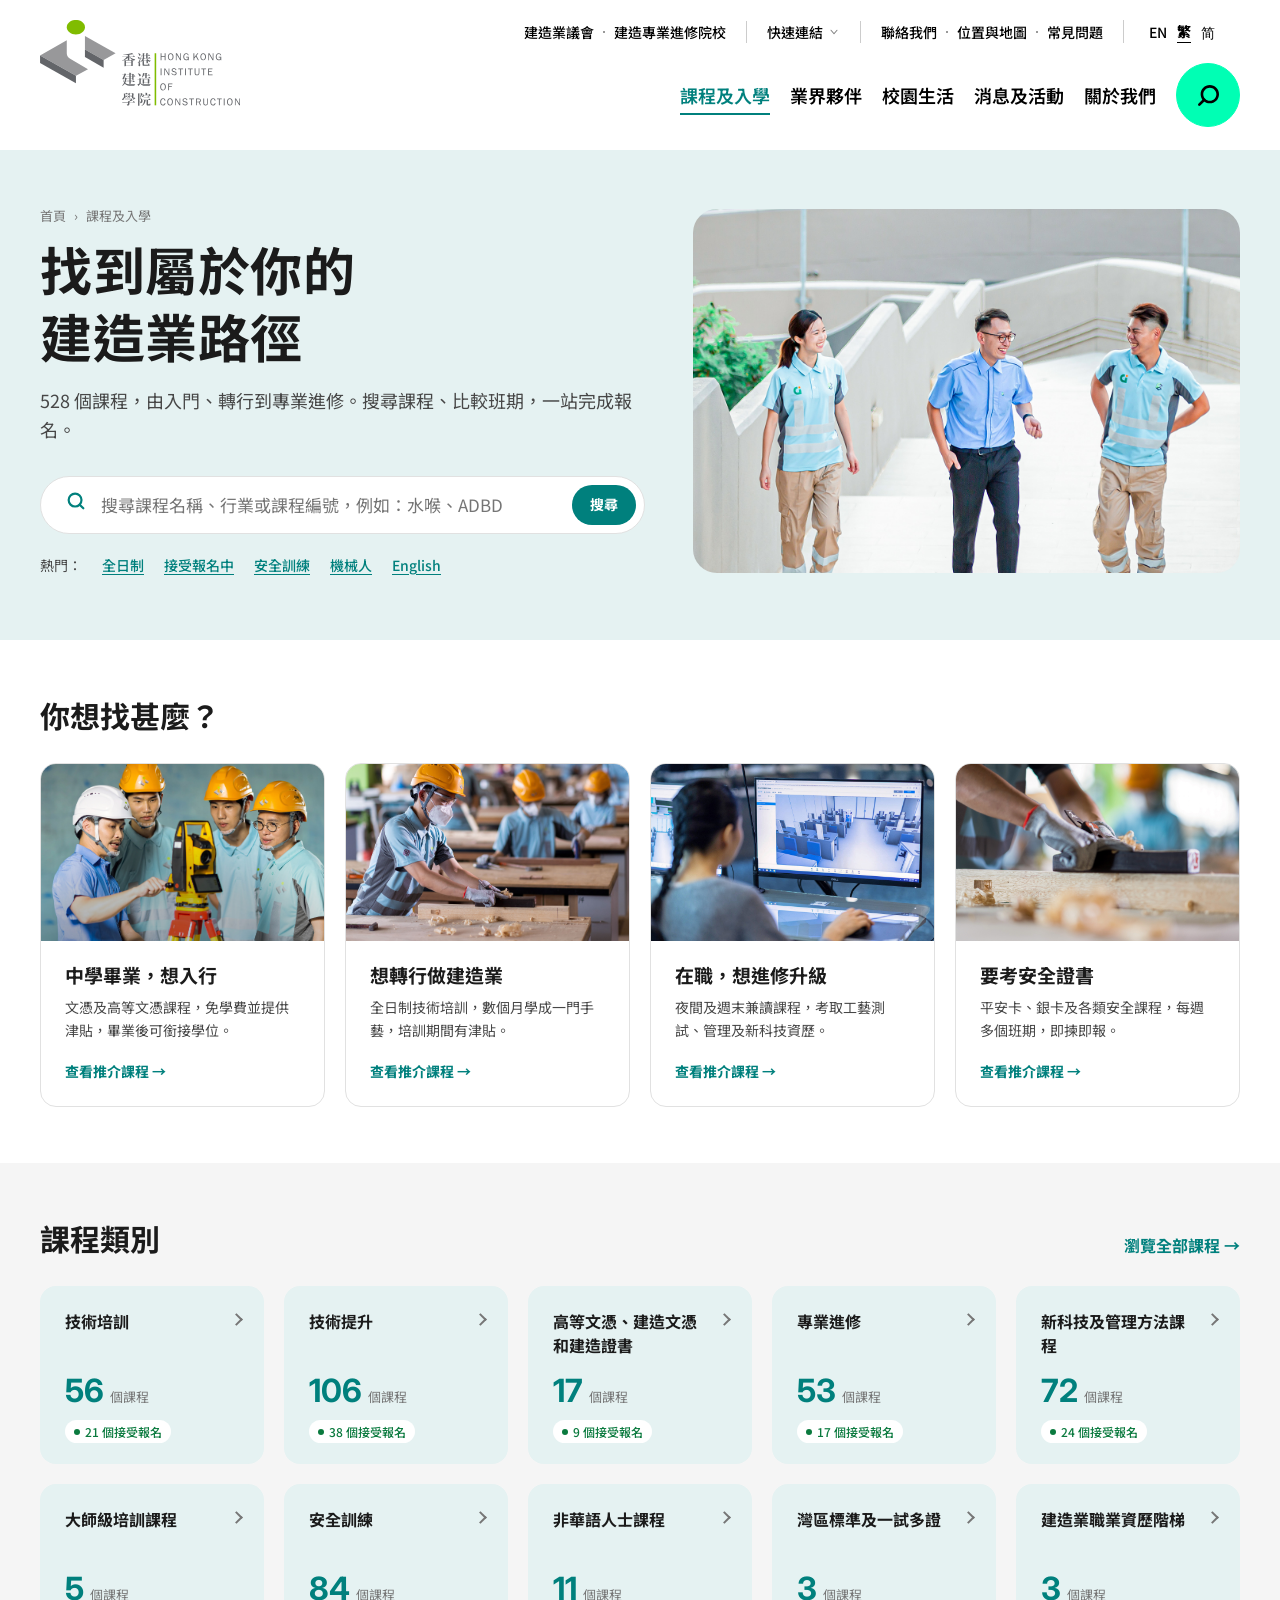
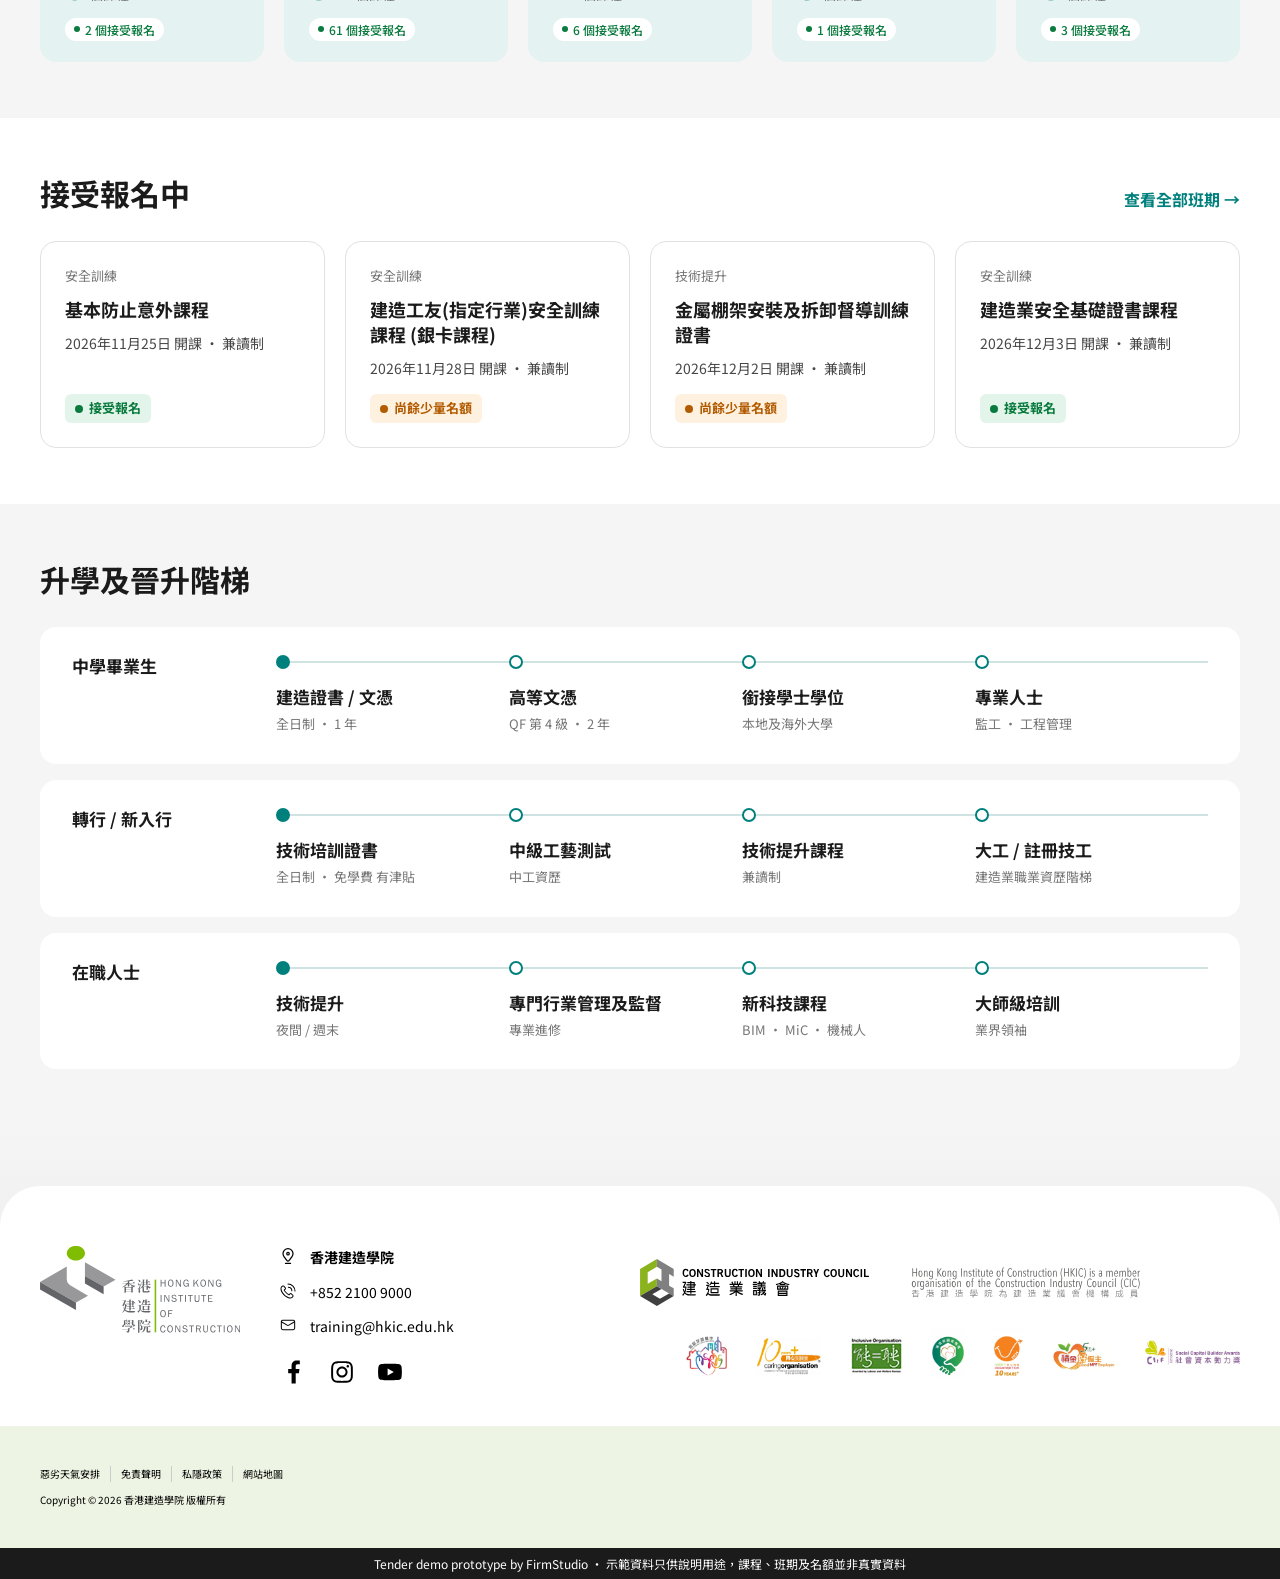
<file: programmes.html>
<!doctype html>
<html lang="zh-HK">
<head>
<meta charset="utf-8"><meta name="viewport" content="width=device-width, initial-scale=1">
<title>課程及入學 | 香港建造學院 (Demo)</title>
<link rel="preconnect" href="https://fonts.googleapis.com"><link rel="preconnect" href="https://fonts.gstatic.com" crossorigin>
<link href="https://fonts.googleapis.com/css2?family=Inter:wght@400;500;700&family=Noto+Sans+TC:wght@400;500;700&display=swap" rel="stylesheet">
<link rel="stylesheet" href="demo.css?v=4">
<link rel="stylesheet" href="hkic-shell.css?v=4">
<script src="gate.js?v=4"></script><script src="demo.js?v=4"></script><script src="data.js?v=4"></script>
</head>
<body class="end-grey">
<main id="main">
  <div class="hero">
    <div class="wrap">
      <div>
        <div class="crumb" style="padding-top:0"><a href="#">首頁</a><span>›</span>課程及入學</div>
        <h1 class="h1">找到屬於你的<br>建造業路徑</h1>
        <p class="lead">528 個課程，由入門、轉行到專業進修。搜尋課程、比較班期，一站完成報名。</p>
        <form class="search" action="finder.html" data-pin="search">
          <span data-i="search"></span>
          <label class="sr" for="q">搜尋課程名稱、行業或課程編號</label>
          <input id="q" name="q" placeholder="搜尋課程名稱、行業或課程編號，例如：水喉、ADBD">
          <button class="btn sm">搜尋</button>
        </form>
        <div class="quick">熱門：
          <a class="qlink" href="finder.html?mode=全日制">全日制</a>
          <a class="qlink" href="finder.html?st=open">接受報名中</a>
          <a class="qlink" href="finder.html?trade=安全">安全訓練</a>
          <a class="qlink" href="finder.html?q=機械人">機械人</a>
          <a class="qlink" href="finder.html?lang=英語">English</a>
        </div>
      </div>
      <div class="hero-img"><img src="assets/top-banner-d.jpg" alt="香港建造學院學生於校園"></div>
    </div>
  </div>

  <section data-pin="persona">
    <div class="wrap">
      <div class="sec-head"><div><h2 class="h2">你想找甚麼？</h2></div></div>
      <div class="grid g4" id="personas"></div>
    </div>
  </section>

  <section style="background:var(--bg)" data-pin="cats">
    <div class="wrap">
      <div class="sec-head"><div><h2 class="h2">課程類別</h2></div><a class="link" href="finder.html">瀏覽全部課程</a></div>
      <div class="grid g5" id="cats"></div>
    </div>
  </section>

  <section data-pin="intakes">
    <div class="wrap">
      <div class="sec-head"><div><h2 class="h2">接受報名中</h2></div><a class="link" href="finder.html?st=open">查看全部班期</a></div>
      <div class="grid g4" id="soon"></div>
    </div>
  </section>

  <section class="paths-sec" data-pin="paths">
    <div class="wrap">
      <div class="sec-head"><div><h2 class="h2">升學及晉升階梯</h2></div></div>
      <div class="path-row"><h4>中學畢業生</h4>
        <div class="path"><div class="step"><b>建造證書 / 文憑</b><small>全日制 · 1 年</small></div><div class="step"><b>高等文憑</b><small>QF 第 4 級 · 2 年</small></div><div class="step"><b>銜接學士學位</b><small>本地及海外大學</small></div><div class="step"><b>專業人士</b><small>監工 · 工程管理</small></div></div></div>
      <div class="path-row"><h4>轉行 / 新入行</h4>
        <div class="path"><div class="step"><b>技術培訓證書</b><small>全日制 · 免學費 有津貼</small></div><div class="step"><b>中級工藝測試</b><small>中工資歷</small></div><div class="step"><b>技術提升課程</b><small>兼讀制</small></div><div class="step"><b>大工 / 註冊技工</b><small>建造業職業資歷階梯</small></div></div></div>
      <div class="path-row"><h4>在職人士</h4>
        <div class="path"><div class="step"><b>技術提升</b><small>夜間 / 週末</small></div><div class="step"><b>專門行業管理及監督</b><small>專業進修</small></div><div class="step"><b>新科技課程</b><small>BIM · MiC · 機械人</small></div><div class="step"><b>大師級培訓</b><small>業界領袖</small></div></div></div>
    </div>
  </section>
</main>
<script>
shell('課程及入學');
const PERS=[
 {id:'dse',img:'adv-dip-certs-d.jpg',t:'中學畢業，想入行',d:'文憑及高等文憑課程，免學費並提供津貼，畢業後可銜接學位。'},
 {id:'change',img:'skill-training-d.jpg',t:'想轉行做建造業',d:'全日制技術培訓，數個月學成一門手藝，培訓期間有津貼。'},
 {id:'upskill',img:'AGB21870.jpg',t:'在職，想進修升級',d:'夜間及週末兼讀課程，考取工藝測試、管理及新科技資歷。'},
 {id:'safety',img:'Day_01_1790.jpg',t:'要考安全證書',d:'平安卡、銀卡及各類安全課程，每週多個班期，即揀即報。'}];
document.getElementById('personas').innerHTML=PERS.map(p=>{
  const n=PROGS.filter(x=>x.persona.includes(p.id)).length;
  return `<a class="persona" href="finder.html?persona=${p.id}"><div class="ph"><img src="assets/${p.img}" alt=""></div><div class="pb"><h3>${p.t}</h3><p>${p.d}</p><span class="link">查看推介課程</span></div></a>`}).join('');
document.getElementById('cats').innerHTML=CATS.map(c=>`<a class="cat" href="finder.html?cat=${c.id}"><h3>${c.name}</h3><div class="cnt"><span class="n">${c.n}</span>個課程</div><div class="open">${c.open} 個接受報名</div></a>`).join('');
document.getElementById('soon').innerHTML=PROGS.filter(p=>p.st==='open'||p.st==='few').sort((a,b)=>a.next.localeCompare(b.next)).slice(0,4).map(p=>`<a class="card intake" href="${p.url||'programme-adbd.html'}"><span class="d">${catName(p.cat)}</span><b style="font-size:18px;line-height:1.4">${p.name}</b><span style="font-size:14px;color:var(--ink-2)">${fmtDate(p.next)} 開課 · ${p.mode}</span><span><span class="st ${p.st}">${ST[p.st]}</span></span></a>`).join('');
icons();
</script>
</body>
</html>
</file>
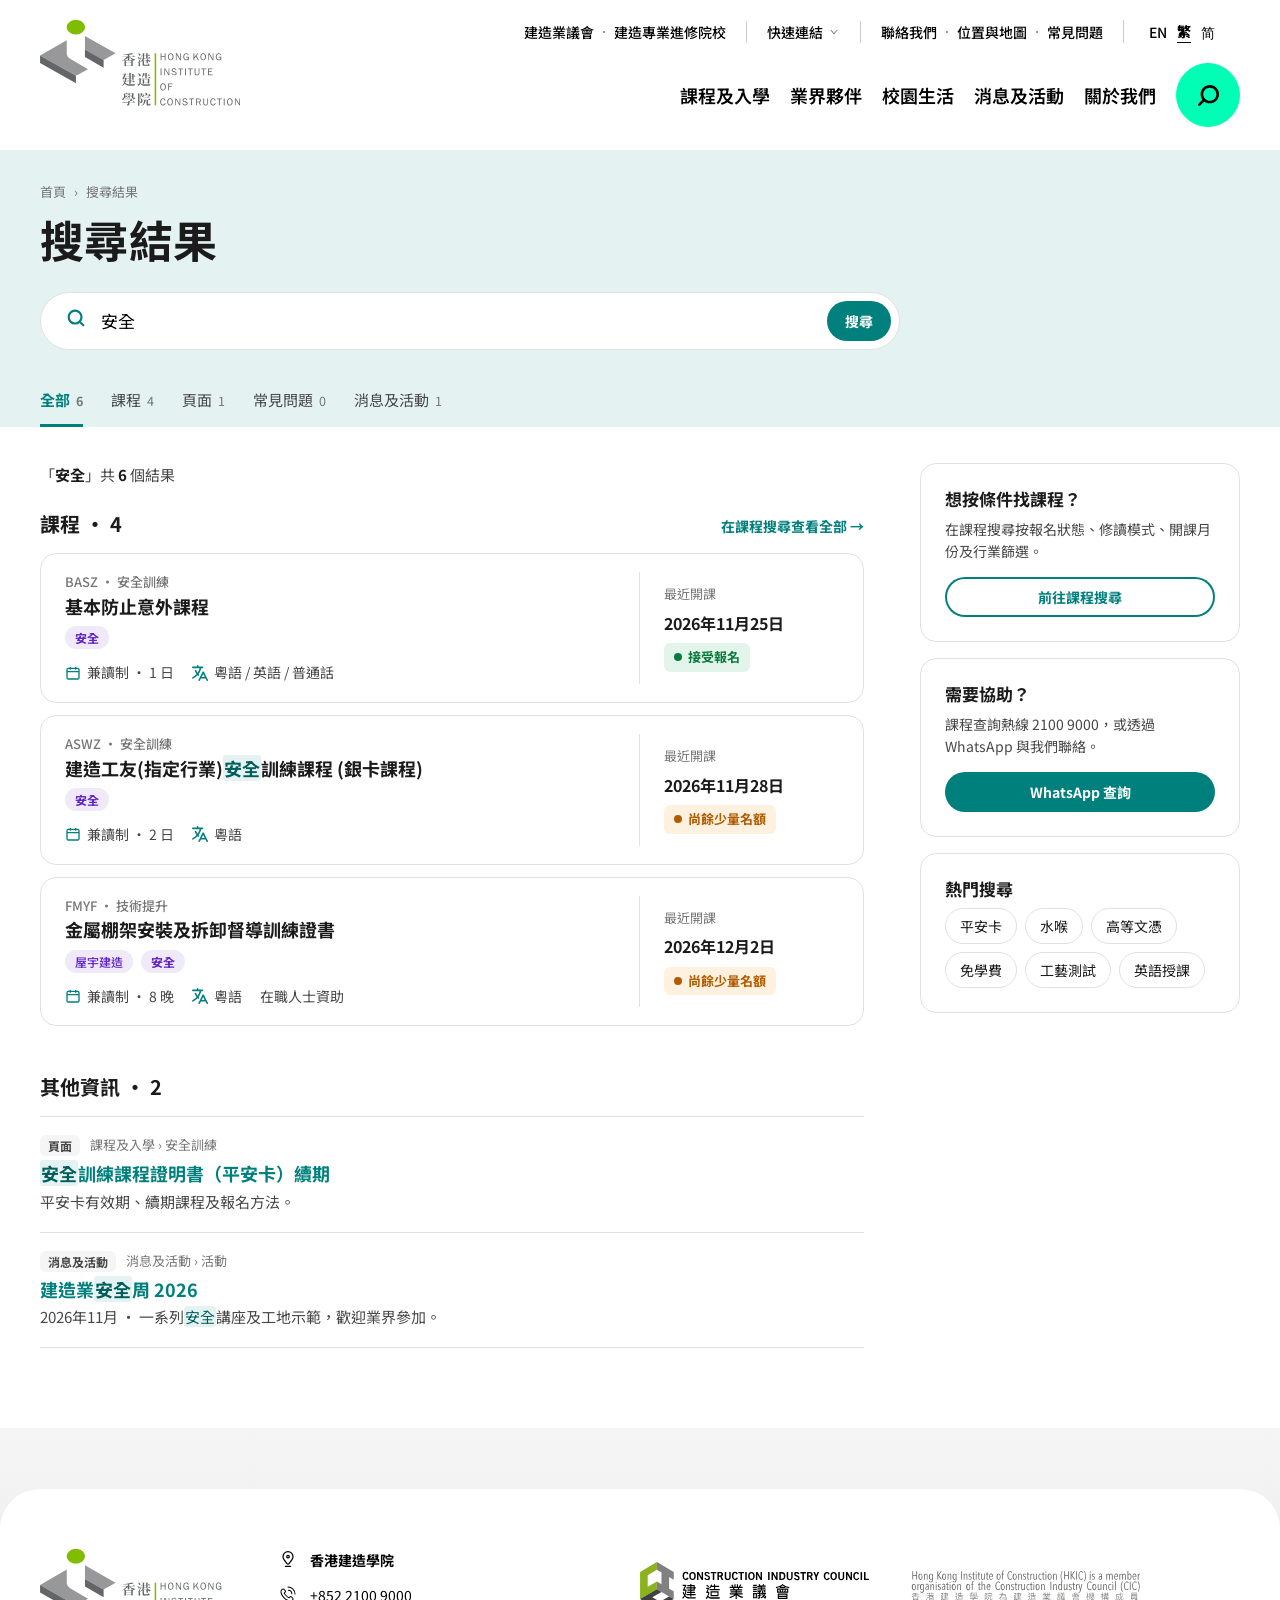
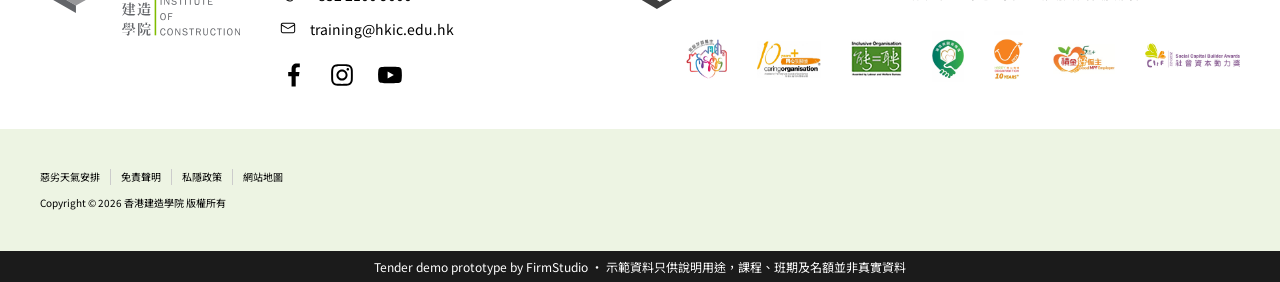
<file: search.html>
<!doctype html>
<html lang="zh-HK">
<head>
<meta charset="utf-8"><meta name="viewport" content="width=device-width, initial-scale=1">
<title>搜尋結果 | 香港建造學院 (Demo)</title>
<link rel="preconnect" href="https://fonts.googleapis.com"><link rel="preconnect" href="https://fonts.gstatic.com" crossorigin>
<link href="https://fonts.googleapis.com/css2?family=Inter:wght@400;500;700&family=Noto+Sans+TC:wght@400;500;700&display=swap" rel="stylesheet">
<link rel="stylesheet" href="demo.css?v=4">
<link rel="stylesheet" href="hkic-shell.css?v=4">
<script src="gate.js?v=4"></script><script src="demo.js?v=4"></script><script src="data.js?v=4"></script>
</head>
<body class="end-grey">
<main id="main">
  <div class="finder-head" style="padding-bottom:0">
    <div class="wrap">
      <div class="crumb"><a href="programmes.html">首頁</a><span>›</span>搜尋結果</div>
      <h1 class="h1">搜尋結果</h1>
      <form class="search" id="f" role="search" data-pin="search">
        <span data-i="search"></span>
        <label class="sr" for="q">搜尋全站</label>
        <input id="q" name="q" placeholder="搜尋課程、行業、課程編號或資訊">
        <button class="btn sm">搜尋</button>
      </form>
      <div class="s-tabs" role="tablist" aria-label="結果類別" id="tabs" data-pin="tabs"></div>
    </div>
  </div>
  <div class="wrap s-body">
    <div id="out"></div>
    <aside class="s-side" data-pin="side">
      <div class="card">
        <h3>想按條件找課程？</h3>
        <p>在課程搜尋按報名狀態、修讀模式、開課月份及行業篩選。</p>
        <a class="btn ghost sm" id="tofinder" href="finder.html">前往課程搜尋</a>
      </div>
      <div class="card">
        <h3>需要協助？</h3>
        <p>課程查詢熱線 2100 9000，或透過 WhatsApp 與我們聯絡。</p>
        <a class="btn sm" href="#">WhatsApp 查詢</a>
      </div>
      <div class="card">
        <h3>熱門搜尋</h3>
        <div class="pop" id="pop"></div>
      </div>
    </aside>
  </div>
</main>
<script>
shell('');
const $=s=>document.querySelector(s);
const url=new URLSearchParams(location.search);
let tab=url.get('type')||'all';
$('#q').value=url.has('q')?url.get('q'):'安全';
$('#pop').innerHTML=POPULAR.map(t=>`<a class="chip" href="search.html?q=${encodeURIComponent(t)}">${t}</a>`).join('');
const card=(p,i)=>`<a class="card res s"${i===0?' data-pin="prog"':''} href="${p.url||'programme-adbd.html'}">
  <div><div class="code">${p.code} · ${catName(p.cat)}</div><h3>${mark(p.name,R.q,R.alt)}</h3>
    <div class="tags">${p.trade.map(t=>`<span class="tag o">${mark(t,R.q,R.alt)}</span>`).join('')}</div>
    <div class="facts"><span><span data-i="cal"></span>${p.mode} · ${p.dur}</span><span><span data-i="lang"></span>${p.lang.join(' / ')}</span>${p.sub?`<span>${p.sub}</span>`:''}</div></div>
  <div class="side"><small>最近開課</small><b>${fmtDate(p.next)}</b><span><span class="st ${p.st}">${ST[p.st]}</span></span></div></a>`;
const item=(p,i)=>`<a class="s-item"${i===0?' data-pin="page"':''} href="#"><div class="crumbs"><span class="type">${PTYPE[p.type]}</span>${p.crumb}</div><h3>${mark(p.t,R.q,R.alt)}</h3><p>${mark(p.d,R.q,R.alt)}</p></a>`;
let R;
function run(){
  R=siteSearch($('#q').value);
  const enc=encodeURIComponent($('#q').value.trim());
  $('#tofinder').href='finder.html'+(enc?'?q='+enc:'');
  const by=t=>R.pages.filter(p=>p.type===t);
  const n={all:R.progs.length+R.pages.length,prog:R.progs.length,page:by('page').length,faq:by('faq').length,news:by('news').length};
  $('#tabs').innerHTML=[['all','全部'],['prog','課程'],['page','頁面'],['faq','常見問題'],['news','消息及活動']]
    .map(([k,t])=>`<button role="tab" aria-selected="${k===tab}" class="${k===tab?'on':''}" data-t="${k}">${t}<small>${n[k]}</small></button>`).join('');
  document.querySelectorAll('#tabs button').forEach(b=>b.onclick=()=>{tab=b.dataset.t;run()});
  let h=`<p class="s-count" data-pin="count">「<b>${esc($('#q').value.trim())}</b>」共 <b>${n.all}</b> 個結果</p>`;
  if(R.alt) h+=`<p class="s-alt">已包括「${esc(R.alt)}」的結果。</p>`;
  if(!n.all){h+=`<div class="empty card"><h3>找不到「${esc($('#q').value.trim())}」的相關結果</h3><p>試試較短的關鍵字、課程編號，或使用課程搜尋按條件篩選。</p></div>`}
  else if(tab==='all'){
    if(R.progs.length) h+=`<section class="s-group" style="padding:0" data-pin="progs"><h2>課程 · ${R.progs.length}${R.progs.length>3?`<a class="link" href="finder.html?q=${enc}">在課程搜尋查看全部</a>`:''}</h2>${R.progs.slice(0,3).map(card).join('')}</section>`;
    if(R.pages.length) h+=`<section class="s-group" style="padding:0" data-pin="pages"><h2>其他資訊 · ${R.pages.length}</h2>${R.pages.map(item).join('')}</section>`;
  } else if(tab==='prog') h+=R.progs.map(card).join('');
  else h+=by(tab).map(item).join('')||'<div class="empty">此類別沒有相關結果</div>';
  $('#out').innerHTML=h; icons($('#out'));
}
$('#f').onsubmit=e=>{e.preventDefault();tab='all';history.replaceState(null,'','?q='+encodeURIComponent($('#q').value.trim()));run()};
run();
</script>
</body>
</html>
</file>
<file: demo.css>
/* HKIC Website Enhancement – tender demo prototype (FirmStudio)
   Proposed design direction A: "Evolved HKIC" – keeps HKIC teal / mint, Noto Sans TC + Inter */
:root{
  --teal:#00807d; --teal-d:#005f5c; --teal-l:#e5f2f2; --mint:#00ffb4; --mint-l:#ccfff0;
  --purple:#6024c5; --purple-l:#efe9fa; --ink:#1b1b1b; --ink-2:#474747; --ink-3:#767676;
  --line:#e1e1e1; --bg:#f5f5f5; --white:#fff; --amber:#b25b00; --amber-l:#fff1e0;
  --red:#c40000; --red-l:#fde8e8; --green:#0a7a3e; --green-l:#e3f5ea;
  --r:16px; --r-s:10px; --max:1240px;
  --f:"Noto Sans TC","Noto Sans CJK TC","PingFang HK","Inter",sans-serif;
}
*{box-sizing:border-box}
html{-webkit-text-size-adjust:100%}
body{margin:0;font-family:var(--f);color:var(--ink);background:var(--white);font-size:16px;line-height:1.6}
img{max-width:100%;display:block}
a{color:inherit}
button{font:inherit;cursor:pointer}
.wrap{max-width:var(--max);margin:0 auto;padding:0 32px}
.sr{position:absolute;width:1px;height:1px;overflow:hidden;clip:rect(0 0 0 0)}
:focus-visible{outline:3px solid var(--purple);outline-offset:2px}

/* ---------- header ---------- */
.top{font-size:13px;background:var(--bg);color:var(--ink-2)}
.top .wrap{display:flex;justify-content:space-between;align-items:center;height:36px}
.top nav{display:flex;gap:20px}
.top a{text-decoration:none}
.top .lang b{color:var(--teal)}
.hd{position:sticky;top:0;z-index:50;background:#fff;border-bottom:1px solid var(--line)}
.hd .wrap{display:flex;align-items:center;gap:40px;height:84px}
.hd .logo img{height:52px;width:auto}
.hd .nav{display:flex;gap:32px;margin-left:auto;font-weight:500}
.hd .nav a{text-decoration:none;padding:30px 0;border-bottom:3px solid transparent}
.hd .nav a.on{border-color:var(--teal);color:var(--teal)}
.hd .tools{display:flex;gap:12px}
.icon-btn{width:48px;height:48px;border-radius:50%;border:0;display:grid;place-items:center;background:var(--bg)}
.icon-btn.mint{background:var(--mint)}
.icon-btn svg{width:20px;height:20px}
.hd .menu{display:none}

/* ---------- breadcrumb / page head ---------- */
.crumb{font-size:13px;color:var(--ink-3);padding:24px 0 8px}
.crumb a{text-decoration:none}
.crumb span{margin:0 8px}
h1,h2,h3,h4{margin:0;line-height:1.3}
.h1{font-size:44px;font-weight:700;letter-spacing:.01em}
.h2{font-size:30px;font-weight:700}
.h3{font-size:22px;font-weight:700}
.lead{font-size:18px;color:var(--ink-2)}
.eyebrow{font-size:13px;font-weight:700;letter-spacing:.08em;color:var(--teal);text-transform:uppercase}
section{padding:56px 0}
.sec-head{display:flex;justify-content:space-between;align-items:end;gap:24px;margin-bottom:28px}
.link{color:var(--teal);font-weight:700;text-decoration:none;white-space:nowrap}
.link:after{content:" →"}

/* ---------- chips / pills / buttons ---------- */
.tag{display:inline-flex;align-items:center;font-size:13px;font-weight:500;padding:4px 12px;border-radius:99px;background:var(--purple);color:#fff}
.tag.o{background:var(--purple-l);color:var(--purple)}
.tag.t{background:var(--teal-l);color:var(--teal-d)}
.tag.m{background:var(--teal-l);color:var(--teal-d)}
.tags{display:flex;flex-wrap:wrap;gap:8px}
.st{display:inline-flex;align-items:center;gap:6px;font-size:13px;font-weight:700;padding:4px 10px;border-radius:6px;white-space:nowrap}
.st:before{content:"";width:8px;height:8px;border-radius:50%;background:currentColor}
.st.open{background:var(--green-l);color:var(--green)}
.st.few{background:var(--amber-l);color:var(--amber)}
.st.full{background:var(--red-l);color:var(--red)}
.st.soon{background:var(--purple-l);color:var(--purple)}
.st.tba{background:var(--bg);color:var(--ink-3)}
.btn{display:inline-flex;align-items:center;justify-content:center;gap:8px;height:52px;padding:0 28px;border-radius:99px;border:0;font-weight:700;font-size:16px;text-decoration:none;background:var(--teal);color:#fff}
.btn.mint{background:var(--mint);color:var(--ink)}
.btn.ghost{background:#fff;color:var(--teal);box-shadow:inset 0 0 0 2px var(--teal)}
.btn.sm{height:40px;padding:0 18px;font-size:14px}
.btn[disabled]{background:var(--line);color:var(--ink-3);cursor:not-allowed}
.chip{display:inline-flex;align-items:center;gap:6px;height:36px;padding:0 14px;border-radius:99px;border:1px solid var(--line);background:#fff;font-size:14px}
.chip.on{background:var(--ink);color:#fff;border-color:var(--ink)}
.chip .x{opacity:.7}

/* ---------- search bar ---------- */
.search{display:flex;align-items:center;gap:12px;background:#fff;border-radius:99px;padding:8px 8px 8px 24px;border:1px solid var(--line)}
.search svg{width:22px;height:22px;flex:none;color:var(--teal)}
.search input{flex:1;border:0;font:inherit;font-size:17px;outline:none;min-width:0;background:transparent}

/* ---------- cards ---------- */
.card{background:#fff;border:1px solid var(--line);border-radius:var(--r);padding:24px}
.grid{display:grid;gap:20px}
.g2{grid-template-columns:repeat(2,1fr)}.g3{grid-template-columns:repeat(3,1fr)}.g4{grid-template-columns:repeat(4,1fr)}.g5{grid-template-columns:repeat(5,1fr)}

/* ---------- landing ---------- */
.hero{position:relative;background:var(--teal-l);overflow:hidden}
.hero .wrap{display:grid;grid-template-columns:1.05fr .95fr;gap:48px;align-items:center;padding-top:56px;padding-bottom:64px}
.hero h1{font-size:52px}
.hero .lead{margin:16px 0 32px}
.hero-img{border-radius:24px;overflow:hidden;aspect-ratio:3/2}
.hero-img img{width:100%;height:100%;object-fit:cover;object-position:10% 50%}
.quick{display:flex;flex-wrap:wrap;gap:6px 20px;margin-top:20px;align-items:center;font-size:14px;color:var(--ink-2)}
.qlink{color:var(--teal);font-weight:500;text-decoration:underline;text-underline-offset:3px}
.qlink:hover{color:var(--teal-d)}
.persona{display:flex;flex-direction:column;text-decoration:none;border-radius:var(--r);background:#fff;border:1px solid var(--line);overflow:hidden;transition:border-color .2s,box-shadow .2s}
.persona:hover{border-color:var(--teal)}
.persona .ph{aspect-ratio:16/10;overflow:hidden;background:var(--bg)}
.persona .ph img{width:100%;height:100%;object-fit:cover;transition:transform .4s}
.persona:hover .ph img{transform:scale(1.04)}
.persona .pb{display:flex;flex-direction:column;flex:1;padding:22px 24px 24px}
.persona h3{font-size:19px;margin-bottom:8px}
.persona p{margin:0 0 18px;color:var(--ink-2);font-size:14px;line-height:1.65;flex:1}
.persona .link{font-size:14px}
.cat{position:relative;display:flex;flex-direction:column;text-decoration:none;padding:22px 24px 20px;border-radius:var(--r);background:var(--teal-l);border:1px solid transparent;transition:background .2s,border-color .2s}
.cat:after{content:"";position:absolute;right:22px;top:28px;width:7px;height:7px;border-top:2px solid var(--ink-3);border-right:2px solid var(--ink-3);transform:rotate(45deg)}
.cat:hover{background:#fff;border-color:var(--line)}.cat:hover:after{border-color:var(--teal)}
.cat h3{font-size:16px;line-height:1.5;min-height:48px;padding-right:20px}
.cat .cnt{margin-top:18px;font-size:13px;color:var(--ink-3)}
.cat .n{font-size:32px;font-weight:700;color:var(--teal);line-height:1;margin-right:6px;font-family:"Inter",var(--f)}
.cat .open{align-self:flex-start;margin-top:12px;padding:2px 9px;border-radius:99px;background:#fff;font-size:12px;font-weight:500;color:var(--green);display:inline-flex;align-items:center;gap:5px;line-height:1.6}
.cat .open:before{content:"";width:6px;height:6px;border-radius:50%;background:currentColor}
.cat:hover .open{background:var(--green-l)}
.path{display:grid;grid-template-columns:repeat(4,1fr);gap:0;position:relative}
.path .step{padding:24px 20px 0 0;position:relative}
.path .step:before{content:"";position:absolute;top:6px;left:0;right:0;height:2px;background:#cfe3e2}
.path .step:after{content:"";position:absolute;top:0;left:0;width:14px;height:14px;border-radius:50%;background:#fff;border:2px solid var(--teal);box-sizing:border-box}
.path .step:first-child:after{background:var(--teal)}
.path .step b{display:block;font-size:17px;margin-top:4px}
.path .step small{color:var(--ink-3);font-size:13px}
.paths-sec{background:var(--bg)}
.path-row{display:grid;grid-template-columns:180px 1fr;gap:24px;align-items:start;padding:28px 32px;background:#fff;border-radius:var(--r);margin-bottom:16px}
.path-row:last-child{margin-bottom:0}
.path-row h4{font-size:17px}
.intake{display:flex;flex-direction:column;gap:10px;text-decoration:none;transition:border-color .2s}
.intake:hover{border-color:var(--teal)}
.intake>span:last-child{margin-top:auto;padding-top:4px}
.intake .d{font-size:13px;color:var(--ink-3)}

/* ---------- finder ---------- */
.finder-head{background:var(--teal-l);padding:8px 0 36px}
.finder-head .search{margin-top:24px;max-width:860px}
.finder{display:grid;grid-template-columns:280px 1fr;gap:40px;padding:40px 32px 80px}
.filters{align-self:start;position:sticky;top:110px}
.filters h2{font-size:18px;margin-bottom:8px;display:flex;justify-content:space-between;align-items:center}
.filters h2 button{border:0;background:none;color:var(--teal);font-size:14px;font-weight:700}
.fg{border-top:1px solid var(--line);padding:16px 0}
.fg h3{font-size:15px;margin-bottom:10px;display:flex;justify-content:space-between}
.fg label{display:flex;align-items:center;gap:10px;font-size:15px;padding:5px 0;cursor:pointer}
.fg label small{margin-left:auto;color:var(--ink-3)}
.fg input[type=checkbox],.fg input[type=radio]{width:18px;height:18px;accent-color:var(--teal)}
.fg select{width:100%;height:44px;border:1px solid var(--line);border-radius:var(--r-s);padding:0 12px;font:inherit;background:#fff}
.seg{display:grid;grid-template-columns:repeat(3,1fr);background:var(--bg);border-radius:99px;padding:4px}
.seg button{border:0;background:none;border-radius:99px;height:36px;font-size:14px}
.seg button.on{background:#fff;color:var(--teal);font-weight:700}
.results-bar{display:flex;justify-content:space-between;align-items:center;gap:16px;flex-wrap:wrap;margin-bottom:16px}
.results-bar .count{font-size:15px;color:var(--ink-2)}
.results-bar .count b{font-size:22px;color:var(--ink)}
.results-bar select{height:40px;border:1px solid var(--line);border-radius:99px;padding:0 14px;font:inherit;font-size:14px;background:#fff}
.active-chips{display:flex;flex-wrap:wrap;gap:8px;margin-bottom:20px}
.res{display:grid;grid-template-columns:1fr 250px;gap:28px;padding:24px 28px;margin-bottom:16px;text-decoration:none;transition:.2s}
.res:hover{border-color:var(--teal)}
.res .code{font-size:13px;color:var(--ink-3);font-weight:500}
.res h3{font-size:20px;margin:4px 0 10px}
.res .facts{display:flex;flex-wrap:wrap;gap:6px 18px;font-size:14px;color:var(--ink-2);margin-top:12px}
.res .facts span{display:inline-flex;gap:6px;align-items:center}
.res .facts svg{width:16px;height:16px;color:var(--teal)}
.res .side{border-left:1px solid var(--line);padding-left:24px;display:flex;flex-direction:column;gap:8px;justify-content:center}
.res .side small{color:var(--ink-3);font-size:13px}
.res .side b{font-size:18px}
.res .multi{font-size:13px;color:var(--purple);font-weight:700}
.empty{padding:60px;text-align:center;color:var(--ink-3)}
.mobile-filter{display:none}

/* ---------- programme detail ---------- */
.p-head{background:linear-gradient(180deg,var(--teal-l),#fff);padding-bottom:28px}
.p-head .h1{margin:12px 0 16px;font-size:40px}
.p-head .tags{margin-top:8px}
.p-head .row{display:flex;justify-content:space-between;align-items:start;gap:24px}
.facts-bar{display:grid;grid-template-columns:repeat(6,1fr);background:#fff;border:1px solid var(--line);border-radius:var(--r);margin-top:28px;overflow:hidden}
.facts-bar>div{display:flex;align-items:center;gap:14px;padding:16px 20px;border-right:1px solid var(--line)}
.fi{width:40px;height:40px;border-radius:50%;background:var(--teal-l);color:var(--teal);display:grid;place-items:center;flex:none}
.fi svg{width:20px;height:20px}
.facts-bar b{white-space:nowrap}
.facts-bar>div:last-child{border:0}
.facts-bar small{display:block;font-size:12px;color:var(--ink-3)}
.facts-bar b{font-size:17px}
.course-tabs{display:flex;gap:8px;margin-top:10px;flex-wrap:wrap}
.course-tabs button{border:1px solid var(--line);background:#fff;border-radius:var(--r-s);padding:12px 18px;text-align:left;min-width:200px}
.course-tabs button small{display:block;font-size:12px;color:var(--ink-3)}
.course-tabs button b{font-size:16px}
.course-tabs button[aria-selected=true]{border:2px solid var(--teal);background:var(--teal-l);padding:11px 17px}
.tabs-lbl{margin-top:28px;font-size:13px;font-weight:700;color:var(--ink-2)}
.p-body{display:grid;grid-template-columns:1fr 340px;gap:56px;padding:44px 32px 80px;align-items:start}
.toc-bar{position:sticky;top:84px;z-index:30;background:#fff;border-bottom:1px solid var(--line)}
.toc{display:flex;gap:32px;font-size:15px;overflow-x:auto}
.toc a{display:block;padding:16px 0 13px;text-decoration:none;border-bottom:3px solid transparent;color:var(--ink-2);white-space:nowrap}
.toc a.on{border-color:var(--teal);color:var(--teal);font-weight:700}
.p-main section{padding:0;margin-bottom:72px}
.p-main section:last-child{margin-bottom:0}
.p-main h2{font-size:26px;margin-bottom:18px}
.p-main p{margin:0 0 12px;color:var(--ink-2)}
.hl{display:grid;grid-template-columns:repeat(3,1fr);gap:14px;margin-top:20px}
.hl div{background:var(--bg);border-radius:var(--r-s);padding:16px}
.hl b{display:block;font-size:16px}
.hl small{color:var(--ink-3);font-size:13px}
details.acc{border:1px solid var(--line);border-radius:var(--r-s);margin-bottom:10px;background:#fff}
details.acc summary{list-style:none;cursor:pointer;padding:16px 20px;font-weight:700;display:flex;justify-content:space-between}
details.acc summary::-webkit-details-marker{display:none}
details.acc summary:after{content:"+";font-size:22px;line-height:1;color:var(--teal)}
details.acc[open] summary:after{content:"–"}
details.acc ol,details.acc ul{margin:0;padding:0 20px 18px 40px;columns:2;column-gap:40px;color:var(--ink-2);font-size:15px}
details.acc li{break-inside:avoid;padding:3px 0}
.req{list-style:none;padding:0;margin:0}
.req li{display:flex;gap:12px;padding:7px 0;color:var(--ink-2)}
.req li:before{content:"";flex:none;width:22px;height:22px;border-radius:50%;background:var(--teal-l) url("data:image/svg+xml,%3Csvg xmlns='http://www.w3.org/2000/svg' viewBox='0 0 24 24' fill='none' stroke='%2300807d' stroke-width='3'%3E%3Cpath d='M6 12l4 4 8-8'/%3E%3C/svg%3E") center/14px no-repeat;margin-top:2px}

/* class schedule */
.sched-tools{display:flex;gap:10px;flex-wrap:wrap;margin-bottom:16px;align-items:center}
.sched-tools .note{margin-left:auto;font-size:13px;color:var(--ink-3)}
.sched{width:100%;border-collapse:separate;border-spacing:0 10px;font-size:15px}
.sched th{font-size:12px;color:var(--ink-3);text-align:left;font-weight:500;padding:0 14px}
.sched td{background:#fff;border-top:1px solid var(--line);border-bottom:1px solid var(--line);padding:16px 14px;vertical-align:middle}
.sched td:first-child{border-left:1px solid var(--line);border-radius:var(--r-s) 0 0 var(--r-s)}
.sched td:last-child{border-right:1px solid var(--line);border-radius:0 var(--r-s) var(--r-s) 0;text-align:right}
.sched td b{display:block}
.sched td small{color:var(--ink-3);font-size:13px}
.sched td:nth-child(3),.sched td:nth-child(4),.sched td:nth-child(5){white-space:nowrap}
.sched td small a{color:var(--teal)}
.sched tr.is-full td{background:#fafafa;color:var(--ink-3)}
.sched tr.is-full td b{color:var(--ink-3)}
.notify{font-size:13px;color:var(--teal);font-weight:700;text-decoration:none;display:block;margin-top:6px}
.cal{display:flex;gap:4px}
.cal i{font-style:normal;width:26px;height:26px;border-radius:6px;display:grid;place-items:center;font-size:12px;background:var(--bg);color:var(--ink-3)}
.cal i.on{background:var(--teal);color:#fff;font-weight:700}

.apply{position:sticky;top:160px;border-radius:var(--r);border:1px solid var(--line);padding:24px;background:#fff}
.apply h3{font-size:16px;color:var(--ink-2);font-weight:500}
.apply .next{font-size:26px;font-weight:700;margin:4px 0 8px}
.apply .btn{width:100%;margin-top:12px}
.apply hr{border:0;border-top:1px solid var(--line);margin:20px 0}
.apply .line{display:flex;justify-content:space-between;font-size:14px;padding:4px 0;color:var(--ink-2)}
.apply .line b{color:var(--ink)}
.fee{display:grid;grid-template-columns:repeat(2,1fr);gap:14px}
.fee div{border-radius:var(--r-s);padding:20px;background:var(--teal-l)}
.fee div.p{background:var(--purple-l)}
.fee b{font-size:30px;display:block;line-height:1.2}
.fee small{font-size:13px;color:var(--ink-2)}
.ladder{display:flex;align-items:stretch;gap:0;margin-top:12px}
.ladder>div:last-child{margin-right:0}
.ladder div{flex:1;padding:16px;background:var(--bg);position:relative;font-size:14px;margin-right:24px;border-radius:var(--r-s)}
.ladder div.cur{background:var(--teal);color:#fff}
.ladder div:not(:last-child):after{content:"";position:absolute;right:-21px;top:50%;margin-top:-6px;border:6px solid transparent;border-left-color:var(--teal)}
.ladder b{display:block;font-size:15px}
.tt{display:grid;grid-template-columns:1fr 1fr;gap:14px}
.tt div{border:1px solid var(--line);border-radius:var(--r-s);padding:18px}
.callout{display:flex;gap:14px;background:var(--purple-l);border-radius:var(--r-s);padding:16px 18px;font-size:14px;color:var(--ink-2);margin-top:16px}
.callout b{color:var(--purple)}

/* ---------- footer ---------- */
.ft{background:var(--bg);padding:48px 0 32px;font-size:14px;color:var(--ink-2)}
.ft .wrap{display:flex;justify-content:space-between;gap:40px;flex-wrap:wrap}
.ft img{height:48px}
.ft nav{display:flex;gap:20px;flex-wrap:wrap}
.ft a{text-decoration:none}
.demo-note{background:var(--ink);color:#fff;font-size:12px;text-align:center;padding:6px}
.sticky-cta{display:none}

/* ---------- responsive ---------- */
@media (max-width:1100px){
  .p-body{grid-template-columns:1fr 300px;gap:32px}
  .g5{grid-template-columns:repeat(3,1fr)}
}
@media (max-width:820px){
  .wrap{padding:0 16px}
  .top{display:none}
  .hd .wrap{height:68px;gap:12px}.hd .logo img{height:40px}
  .hd .nav{display:none}.hd .tools{margin-left:auto}.hd .menu{display:grid}
  .icon-btn{width:42px;height:42px}
  .h1,.hero h1{font-size:32px}.p-head .h1{font-size:28px}
  .lead{font-size:16px}
  section{padding:40px 0}
  .hero .wrap{grid-template-columns:1fr;padding-top:32px;gap:28px}
  .hero-img{order:-1;aspect-ratio:16/10}
  .g2,.g3,.g4,.g5{grid-template-columns:1fr}
  .g4.keep2,.g5{grid-template-columns:repeat(2,1fr)}
  .persona{flex-direction:row}
  .persona .ph{flex:0 0 112px;aspect-ratio:auto}
  .persona .pb{padding:16px}
  .persona h3{font-size:16px;margin-bottom:4px}
  .persona p{font-size:13px;margin-bottom:8px}
  .cat{padding:16px 16px 14px}.cat:after{right:16px;top:22px}
  .cat h3{font-size:15px;min-height:45px}
  .cat .n{font-size:26px}
  .path{grid-template-columns:repeat(2,1fr);row-gap:24px}
  .path-row{grid-template-columns:1fr;gap:12px;padding:20px}
  .finder{grid-template-columns:1fr;padding:20px 16px 40px}
  .filters{display:none}
  .mobile-filter{display:flex;gap:8px;overflow-x:auto;margin-bottom:16px}
  .mobile-filter .chip{flex:none}
  .res{grid-template-columns:1fr;gap:14px;padding:20px}
  .res .side{border-left:0;border-top:1px solid var(--line);padding:14px 0 0;flex-direction:row;flex-wrap:wrap;align-items:center;justify-content:space-between}
  .facts-bar{grid-template-columns:repeat(2,1fr)}
  .facts-bar>div:nth-child(2n){border-right:0}
  .facts-bar>div{border-bottom:1px solid var(--line);padding:14px 16px;gap:10px}
  .fi{width:34px;height:34px}.fi svg{width:17px;height:17px}
  .p-body{grid-template-columns:1fr;padding:24px 16px 40px}
  .toc-bar{top:68px}.toc{gap:22px;font-size:14px}
  .sched td:nth-child(n){white-space:normal}
  .apply{display:none}
  .course-tabs{flex-wrap:nowrap;overflow-x:auto}
  .course-tabs button{min-width:170px;flex:none}
  .hl,.tt,.fee{grid-template-columns:1fr}
  details.acc ol,details.acc ul{columns:1}
  .sched thead{display:none}
  .sched,.sched tbody,.sched tr,.sched td{display:block;width:100%}
  .sched tr{border:1px solid var(--line);border-radius:var(--r-s);margin-bottom:12px;background:#fff;padding:6px 0}
  .sched td,.sched td:first-child,.sched td:last-child{border:0;border-radius:0;padding:8px 16px;text-align:left}
  .ladder{flex-direction:column;gap:10px}.ladder div{margin:0}.ladder div:after{display:none}
  .sticky-cta{display:flex;position:sticky;bottom:0;z-index:40;background:#fff;border-top:1px solid var(--line);padding:12px 16px;gap:12px;align-items:center}
  .sticky-cta .btn{flex:1;height:48px}
  .sticky-cta div{font-size:13px;line-height:1.3}
  .ft .wrap{flex-direction:column;gap:20px}
}

.finder>div,.p-main{min-width:0}

/* ---- align with hkic.edu.hk shell (.hkic_main grid, fixed header) ---- */
body.hkic_body{padding-top:150px}
.wrap{max-width:1280px;margin:0 auto;padding:0}
.finder,.p-body{padding-left:0;padding-right:0}
.finder{padding-top:40px;padding-bottom:80px}
.p-body{padding-top:28px;padding-bottom:80px}
.p-head .tag.m{background:#fff}
.p-head .icon-btn{background:#fff}
.toc-bar{top:var(--hh,110px)}
@media (max-width:1400px){.wrap{margin:0 60px}}
@media (max-width:1360px){.wrap{margin:0 40px}}
@media (max-width:1023px){body.hkic_body{padding-top:120px}.wrap{margin:0 20px}}
@media (max-width:820px){.wrap{padding:0}.finder,.p-body{padding-left:0;padding-right:0}.finder{padding-top:20px;padding-bottom:40px}.p-body{padding-top:20px;padding-bottom:40px}.p-main section{margin-bottom:52px}}

/* ---- mobile refinements ---- */
@media (max-width:820px){
  /* pathway: vertical timeline instead of broken 2x2 */
  .path{grid-template-columns:1fr;row-gap:0}
  .path .step{padding:0 0 18px 28px}
  .path .step:last-child{padding-bottom:0}
  .path .step:before{top:14px;bottom:-2px;left:6px;right:auto;width:2px;height:auto}
  .path .step:last-child:before{display:none}
  .path .step:after{top:3px}
  .path .step b{margin-top:0}
  /* class schedule card: location + status on one row, full-width action */
  .sched tr{display:grid;grid-template-columns:1fr auto;align-items:center;padding:10px 0}
  .sched td:nth-child(1),.sched td:nth-child(2),.sched td:nth-child(5){grid-column:1/-1}
  .sched td:nth-child(4){text-align:right}
  .sched td:nth-child(5){padding-top:12px}
  .sched td:nth-child(5) .btn{width:100%}
  .sched td:nth-child(5) .notify{text-align:center}
  .sched tr.is-full{background:#fafafa}.sched tr.is-full td{background:transparent}
  /* callout stacks */
  .callout{flex-direction:column;gap:4px}
  /* ladder: down arrows between stacked steps */
  .ladder{gap:22px}
  .ladder div:not(:last-child):after{display:block;right:auto;left:50%;top:auto;bottom:-17px;margin:0 0 0 -6px;border:6px solid transparent;border-top-color:var(--teal);border-left-color:transparent}
  /* section tabs: fade hint that more tabs scroll */
  .toc{-webkit-mask-image:linear-gradient(90deg,#000 85%,transparent);mask-image:linear-gradient(90deg,#000 85%,transparent);padding-right:24px}
}

/* ---- search panel (header) ---- */
.sp{position:fixed;left:0;right:0;top:var(--hh,100px);bottom:0;z-index:98;display:flex;flex-direction:column}
.sp[hidden]{display:none}
html.sp-on{overflow:hidden}
.sp-in{background:#fff;border-bottom:1px solid var(--line);padding:28px 0 40px;max-height:calc(100% - 60px);overflow:auto}
.sp-scrim{flex:1;background:rgba(27,27,27,.4)}
.sp-form{max-width:none;padding:8px 8px 8px 24px;border-color:var(--teal)}
.sp-form input{font-size:19px;height:44px}
.sp-body{margin-top:28px}
.sp-cols{display:grid;grid-template-columns:1.35fr 1fr;gap:56px}
.sp h3{font-size:14px;font-weight:700;color:var(--ink-3);margin-bottom:12px;display:flex;gap:8px;align-items:baseline}
.sp h3 small{font-weight:500}
.sp-pop{display:flex;flex-wrap:wrap;gap:8px}
.sp-pop .chip:hover{border-color:var(--teal);color:var(--teal)}
.sp-goals{display:grid;grid-template-columns:1fr 1fr;gap:8px}
.sp-goals a{display:block;padding:12px 16px;border-radius:var(--r-s);background:var(--teal-l);text-decoration:none;font-weight:500;color:var(--teal-d)}
.sp-goals a:hover{background:#d3e9e9}
.sp-prog,.sp-page{display:flex;justify-content:space-between;gap:20px;align-items:center;padding:12px 0;border-top:1px solid var(--line);text-decoration:none}
.sp-prog:hover b,.sp-page:hover b{color:var(--teal)}
.sp-prog small,.sp-page small{display:block;font-size:12px;color:var(--ink-3)}
.sp-prog b,.sp-page b{font-size:16px;font-weight:700;line-height:1.45}
.sp-page{display:block}
.sp-st{display:flex;flex-direction:column;align-items:flex-end;gap:4px;flex:none}
.sp-more{display:inline-block;margin-top:14px;font-size:14px}
.sp-alt{margin:-12px 0 16px;font-size:14px;color:var(--ink-2)}
.sp-none{color:var(--ink-3);font-size:14px;padding:12px 0;border-top:1px solid var(--line);margin:0}
mark{background:var(--teal-l);color:var(--teal-d);padding:0 1px;border-radius:3px}

/* ---- site search results ---- */
.s-tabs{display:flex;gap:28px;margin-top:28px;overflow-x:auto}
.s-tabs button{border:0;background:none;padding:10px 0 12px;font-size:15px;color:var(--ink-2);border-bottom:3px solid transparent;white-space:nowrap}
.s-tabs button small{margin-left:6px;color:var(--ink-3)}
.s-tabs button.on{border-color:var(--teal);color:var(--teal);font-weight:700}
.s-body{display:grid;grid-template-columns:1fr 320px;gap:56px;padding-top:36px;padding-bottom:80px;align-items:start}
.s-count{font-size:15px;color:var(--ink-2);margin:0 0 24px}
.s-count b{color:var(--ink)}
.s-group{margin-bottom:48px}
.s-group:last-child{margin-bottom:0}
.s-group>h2{font-size:20px;margin-bottom:16px;display:flex;justify-content:space-between;align-items:baseline;gap:16px}
.s-group>h2 .link{font-size:14px}
.res.s{grid-template-columns:1fr 200px;padding:18px 24px;margin-bottom:12px;gap:24px}
.res.s h3{font-size:18px;margin:2px 0 8px}
.res.s .side{gap:6px}
.res.s .side b{font-size:16px}
.s-item{display:block;padding:18px 0;border-top:1px solid var(--line);text-decoration:none}
.s-item:last-child{border-bottom:1px solid var(--line)}
.s-item .crumbs{font-size:13px;color:var(--ink-3);display:flex;gap:10px;align-items:center}
.s-item .type{font-size:12px;font-weight:700;padding:1px 8px;border-radius:6px;background:var(--bg);color:var(--ink-2)}
.s-item h3{font-size:18px;color:var(--teal);margin:6px 0 4px}
.s-item:hover h3{text-decoration:underline;text-underline-offset:3px}
.s-item p{margin:0;font-size:15px;color:var(--ink-2)}
.s-side{position:sticky;top:110px;display:flex;flex-direction:column;gap:16px}
.s-side .card h3{font-size:17px;margin-bottom:8px}
.s-side .card p{margin:0 0 14px;font-size:14px;color:var(--ink-2)}
.s-side .card .btn{width:100%}
.s-side .pop{display:flex;flex-wrap:wrap;gap:8px}
.s-side .pop .chip{text-decoration:none}.s-side .pop .chip:hover{border-color:var(--teal);color:var(--teal)}
.res.s .tags{margin-bottom:2px}.res.s .tag{font-size:12px;padding:2px 10px}
.s-alt{background:var(--teal-l);border-radius:var(--r-s);padding:12px 16px;font-size:15px;margin:0 0 24px}
@media (max-width:820px){
  .sp-in{padding:20px 0 28px;max-height:100%}
  .sp-cols{grid-template-columns:1fr;gap:28px}
  .sp-form{padding-left:16px}.sp-form input{font-size:17px}
  .sp-goals{grid-template-columns:1fr}
  .s-body{grid-template-columns:1fr;gap:40px;padding-top:24px;padding-bottom:40px}
  .s-side{position:static}
  .res.s{grid-template-columns:1fr;padding:16px 18px}
  .s-tabs{gap:20px;margin-top:20px;-webkit-mask-image:linear-gradient(90deg,#000 85%,transparent);mask-image:linear-gradient(90deg,#000 85%,transparent);padding-right:24px}
}
.tag mark{background:none;color:inherit;font-weight:700;padding:0}
.sp-finder{display:flex;align-items:center;gap:14px;margin-top:24px;padding:14px 18px;border:1px solid var(--line);border-radius:var(--r-s);text-decoration:none;max-width:520px;position:relative;padding-right:44px}
.sp-finder:after{content:"";position:absolute;right:20px;top:50%;width:7px;height:7px;margin-top:-4px;border-top:2px solid var(--ink-3);border-right:2px solid var(--ink-3);transform:rotate(45deg)}
.sp-finder:hover{border-color:var(--teal)}.sp-finder:hover:after{border-color:var(--teal)}
.sp-finder b{display:block;font-size:16px}
.sp-finder small{display:block;font-size:13px;color:var(--ink-3)}
/* panel alignment: two equal columns, finder card bottom aligns with the goal tiles */
.sp-cols:not(.sp-res){grid-template-columns:1fr 1fr;align-items:stretch}
.sp-cols:not(.sp-res)>div{display:flex;flex-direction:column}
.sp-goals{flex:1;grid-auto-rows:1fr}
.sp-goals a{display:flex;align-items:center}
.sp-finder{max-width:none;margin-top:auto}
.sp-pop{margin-bottom:16px}
.sp-finder .fi span{display:flex}
.sp-finder .fi svg{display:block}
@media (max-width:820px){.sp-cols:not(.sp-res){grid-template-columns:1fr}.sp-finder{margin-top:0}}
</file>
<file: hkic-shell.css>
.hkic_main{max-width:1280px;margin:0 auto}
@media screen and (max-width:1400px){.hkic_main{margin:0 60px}}
@media screen and (max-width:1360px){.hkic_main{margin:0 40px}}
@media screen and (max-width:1023px){.hkic_main{margin:0 20px}}
.hkic_popup .hkic_popup_nav .hkic_main{display:flex;align-items:center;justify-content:flex-end;padding:20px 0;background-image:url("assets/shell/logo_sml.png");background-position:center left;background-repeat:no-repeat;background-size:72px}
@media screen and (max-width:767px){.hkic_popup .hkic_popup_nav .hkic_main{background-size:60px}}
.hkic_head{position:fixed;top:0;left:0;width:100%;z-index:99;padding:0;margin-bottom:40px;background-color:rgba(255,255,255,0);color:#000;transition:ease all .3s}
.hkic_head .hkic_head_container{display:flex;align-items:flex-start;justify-content:flex-start}
.hkic_head .hkic_main{padding-top:20px;padding-bottom:20px;transition:ease all .3s}
.hkic_head.open,.hkic_head.scroll{background-color:rgba(255,255,255,1);color:#000;border-bottom:1px solid #e1e1e1}
.hkic_head.scroll>.hkic_main{padding-top:5px;padding-bottom:5px}
.hkic_head .hkic_head_logo{width:300px}
.hkic_head .hkic_head_logo img{display:block;max-width:200px}
.hkic_head .hkic_head_logo img.small{display:none;max-width:60px}
.hkic_head.scroll .hkic_head_logo img.normal{display:none}
.hkic_head.scroll .hkic_head_logo img.small{display:block}
@media screen and (max-width:767px){.hkic_head .hkic_head_logo img.small{max-width:36px}}
.hkic_head .hkic_head_menu{flex:1}
.hkic_head .hkic_head_menu_top,.hkic_head .hkic_head_menu_main,.hkic_head .hkic_head_menu_group{display:flex;align-items:center;justify-content:flex-end;position:relative}
.hkic_head .hkic_head_menu_group{padding:0 20px;border-left:1px solid #CCC}
.hkic_head .hkic_head_menu_group a{position:relative}
.hkic_head .hkic_head_menu_group:not(.hkic_head_menu_group--lang) a.active{color:#00807d;border-bottom:1px solid #00807d}
.hkic_head .hkic_head_menu_group:first-child{border:0}
.hkic_head .hkic_head_menu_group--lang a{font-weight:600}
.hkic_head .hkic_head_menu_group--lang a.active{font-weight:800;border-bottom:1px solid #000}
.hkic_head .hkic_head_menu_group a.notice{padding-left:20px;background-image:url("assets/shell/loud-speaker.svg");background-size:15px;background-repeat:no-repeat;background-position:center left}
.hkic_head .red,.hkic_head .red:hover{color:#C00 !important;font-weight:bold !important}
.hkic_head .hkic_head_menu_group .hkic_head_menu_group_drop{display:flex;align-items:center;justify-content:center}
.hkic_head .hkic_head_menu_group .hkic_head_menu_group_drop:after{content:"";display:block;width:12px;height:12px;background-image:url("assets/shell/select.svg");background-position:center center;background-repeat:no-repeat;background-size:12px;transform:rotate(90deg);opacity:.5;margin-left:5px}
.hkic_head .hkic_head_menu_group .hkic_head_menu_group_dropdown{display:none;position:absolute;z-index:1;top:calc(100% + 10px);left:0;width:100%;min-width:240px;height:auto;background:#f5f5f5;padding:15px 20px;border-radius:10px}
.hkic_head .hkic_head_menu_group.open .hkic_head_menu_group_dropdown{display:block}
.hkic_head .hkic_head_menu_group .hkic_head_menu_group_dropdown a{display:block;margin-bottom:5px}
.hkic_head .hkic_head_menu_group .hkic_head_menu_group_dropdown a.external:after{content:"";display:inline-block;vertical-align:middle;width:12px;height:12px;margin-left:5px;margin-bottom:2px;background-image:url("assets/shell/external-link.svg");background-position:center center;background-repeat:no-repeat;background-size:contain}
.hkic_head .hkic_head_menu_top{margin-bottom:20px}
.hkic_head .hkic_head_menu_top a{font-size:14px;font-weight:500}
.hkic_head .hkic_head_menu_top a:not(.hkic_btn):hover{color:#00807d}
.hkic_head .hkic_head_menu_top .hkic_head_menu_group.hkic_head_menu_group--lang a{margin:0 5px}
.hkic_head .hkic_head_menu_top .hkic_head_menu_group:not(.hkic_head_menu_group--lang)>a:not(.hkic_head_menu_group_drop):not(:last-child){margin:0 20px 0 0}
.hkic_head .hkic_head_menu_top .hkic_head_menu_group:not(.hkic_head_menu_group--lang)>a:not(.hkic_head_menu_group_drop):not(:last-child):after{content:"";display:block;position:absolute;right:calc(-10px - 1px);top:calc(50% - 1px);width:2px;height:2px;background:#999}
.hkic_head .hkic_head_menu_main a{font-size:20px;position:relative;font-weight:600;margin:0 0 0 30px;padding:10px 0}
.hkic_head .hkic_head_menu_main a:first-child{margin-left:0}
.hkic_head .hkic_head_menu_main a:not(.hkic_btn).active:after{content:"";display:block;position:absolute;bottom:5px;left:0;width:100%;height:2px;background:#00807d}
.hkic_head .hkic_head_menu_main a:not(.hkic_btn):hover:after{content:"";display:block;position:absolute;bottom:0;left:calc(50% - 4px);width:8px;height:8px;border-radius:50%;background:#00807d}
.hkic_head .hkic_head_menu_main a:not(.hkic_btn).active{color:#00807d}
.hkic_head .hkic_head_menu_main a:not(.hkic_btn):hover{color:#000}
.hkic_head .hkic_btn--menu{display:none}
.hkic_head.scroll .hkic_head_menu_main a{font-size:18px}
.hkic_head.scroll .hkic_head_menu_top{display:none}
.hkic_head.scroll .hkic_btn{width:48px;height:48px}
.hkic_head.scroll .hkic_btn--menu{background-size:33.33%}
@media screen and (max-width:1439px){.hkic_head .hkic_head_menu_main a{font-size:18px;margin-left:20px}.hkic_head .hkic_head_logo img{max-width:200px}}
@media screen and (max-width:1279px){.hkic_head .hkic_head_menu_main a{font-size:16px;margin-left:20px}.hkic_head .hkic_head_logo img{max-width:200px}}
@media screen and (max-width:1179px){.hkic_head .hkic_head_menu_main a{font-size:14px;margin-left:15px}}
@media screen and (max-width:1179px){.hkic_head .hkic_head_container{align-items:flex-start}.hkic_head .hkic_head_menu_main a{margin-left:10px}.hkic_head .hkic_head_menu_main a:not(.hkic_btn){display:none}.hkic_head .hkic_head_menu_main .hkic_btn--menu{display:block}.hkic_head .hkic_head_menu_top{display:none}.hkic_head .hkic_head_logo img{max-width:180px}}
@media screen and (max-width:767px){.hkic_head .hkic_head_container{align-items:center}.hkic_head .hkic_head_logo img{max-width:160px}.hkic_head.scroll .hkic_btn{width:36px;height:36px}}
@media screen and (max-width:639px){.hkic_head .hkic_head_logo img{max-width:140px}}
.hkic_head_expand .hkic_main{display:flex;align-items:flex-start;justify-content:flex-start;padding:40px 0}
@media screen and (max-width:1023px){.hkic_head_expand .hkic_main{display:none}}
.hkic_mobile .hkic_main{height:100%}
.hkic_mobile .hkic_mobile_top .hkic_main{display:flex;align-items:flex-start;justify-content:flex-start}
@media screen and (min-width:520px){.hkic_mobile .hkic_mobile_body.hkic_mobile_body--narrow .hkic_main{max-width:480px;margin:0 auto}}
.hkic_head_notice{background:#c1dcdb;color:#000}
.hkic_head_notice .hkic_main{position:relative;padding-top:10px !important;padding-bottom:10px !important}
.hkic_head_notice .hkic_head_notice_close{position:absolute;right:0;top:calc(50% - 15px)}
.hkic_head_notice .hkic_head_notice_close span{display:inline-flex;align-items:center;justify-content:center;border-bottom:1px solid #000;padding:5px 0}
.hkic_head_notice .hkic_head_notice_close span:before{content:"";display:block;width:16px;height:16px;margin-right:5px;background-image:url("assets/shell/x.svg");background-position:center center;background-repeat:no-repeat;background-size:10px}
.hkic_head_notice .hkic_head_notice_title{display:block;position:relative;font-weight:bold}
.hkic_head_notice .hkic_head_notice_title:after{content:"";display:block;position:absolute;top:calc(50% - 10px);right:0;width:20px;height:20px;background-image:url("assets/shell/down-arrow.svg");background-position:center center;background-repeat:no-repeat;background-size:auto;transform:rotate(180deg)}
.hkic_head_notice .hkic_head_notice_title span{display:inline-flex;align-items:center;justify-content:flex-start;border-bottom:1px solid #000;font-size:14px;padding:5px 0}
.hkic_head_notice .hkic_head_notice_title span:before{content:"";display:block;width:16px;height:16px;margin-right:5px;background-image:url("assets/shell/loud-speaker.svg");background-position:center center;background-repeat:no-repeat;background-size:contain}
.hkic_head_notice .hkic_head_notice_text{line-height:1.5em;padding-top:20px;padding-right:100px}
.hkic_head_notice:not(.open) .hkic_main{padding-top:10px;padding-bottom:10px}
.hkic_head_notice:not(.open) .hkic_head_notice_close{display:none}
.hkic_head_notice:not(.open) .hkic_head_notice_text{display:none}
.hkic_head_notice:not(.open) .hkic_head_notice_title span{border:0}
.hkic_head_notice:not(.open) .hkic_head_notice_title:after{transform:rotate(0);opacity:1}
.hkic_head_notice.hidden{display:none !important}
@media screen and (max-width:1023px){.hkic_head_notice .hkic_head_notice_text{padding-right:0}.hkic_head_notice .hkic_head_notice_title:after{opacity:1}.hkic_head_notice .hkic_head_notice_title span{border:0}.hkic_head_notice .hkic_head_notice_close{position:static;display:flex;align-items:center;justify-content:flex-end}}
.hkic_foot{background-color:#FFF;color:#000;padding:60px 0 0;margin:60px 0 0 0;border-radius:40px 40px 0 0}
.hkic_foot .hkic_foot_bottom{background:#edf4e3;padding:40px 0 40px 0;margin-top:40px}
.hkic_foot .hkic_foot_container{display:flex;align-items:flex-end;justify-content:flex-start}
.hkic_foot .hkic_foot_left,.hkic_foot .hkic_foot_right{width:50%}
.hkic_foot .hkic_foot_left.hkic_foot_left--logo{display:flex;align-items:flex-start;justify-content:flex-start;flex-wrap:wrap}
.hkic_foot .hkic_foot_right{display:flex;align-items:flex-start;justify-content:flex-end;flex-wrap:wrap}
.hkic_foot .hkic_foot_logo{max-width:200px;width:100%}
.hkic_foot .hkic_foot_text{font-size:10px}
.hkic_foot .hkic_foot_text .long{font-size:12px;letter-spacing:2.5px}
.hkic_foot .hkic_foot_left.hkic_foot_left--logo .hkic_foot_logo{margin-right:40px;margin-bottom:20px}
.hkic_foot .hkic_foot_left.hkic_foot_left--logo .hkic_foot_logo img{width:100%}
.hkic_foot .hkic_foot_right .hkic_foot_sns,.hkic_foot .hkic_foot_right .hkic_foot_logo,.hkic_foot .hkic_foot_right .hkic_foot_text{width:100%;max-width:100%;text-align:right}
.hkic_foot .hkic_foot_right .hkic_foot_text{text-align:right}
.hkic_foot .hkic_foot_right .hkic_foot_logo img{max-width:500px}
.hkic_foot .hkic_foot_label .hkic_label{font-size:14px}
.hkic_foot .hkic_foot_label .hkic_label + .hkic_label{margin-top:12px}
.hkic_foot .hkic_foot_label .hkic_label:before{filter:brightness(0);width:16px;height:16px;margin-top:2px}
.hkic_foot_link{display:flex;align-items:center;justify-content:flex-start;flex-wrap:wrap}
.hkic_foot_link a{margin:0 10px 10px 0;padding:0 10px 0 0;border-right:1px solid #CCC}
.hkic_foot_link a:hover{text-decoration:underline}
.hkic_foot_link a:last-child{border:0}
.hkic_foot .hkic_foot_sns{display:flex;align-items:flex-start;justify-content:flex-start;flex-wrap:wrap}
.hkic_foot .hkic_foot_sns a{margin:20px 20px 0 0}
.hkic_foot .hkic_foot_award{margin-top:20px;display:flex;align-items:flex-start;justify-content:flex-end;flex-wrap:wrap}
.hkic_foot .hkic_foot_award a{margin:0}
.hkic_foot .hkic_foot_award a:not(:first-child){margin-left:30px}
.hkic_foot .hkic_foot_award img{display:block;width:auto;height:60px}
@media screen and (max-width:1279px){.hkic_foot .hkic_foot_container{flex-wrap:wrap}.hkic_foot .hkic_foot_left,.hkic_foot .hkic_foot_right{width:100%}.hkic_foot .hkic_foot_left:not(:last-child){margin-bottom:40px}.hkic_foot .hkic_foot_right{justify-content:flex-start}.hkic_foot .hkic_foot_right .hkic_foot_logo{text-align:left}.hkic_foot .hkic_foot_award{justify-content:flex-start;margin-top:40px}.hkic_foot .hkic_foot_award a{margin:0 20px 0 0}.hkic_foot .hkic_foot_award a:not(:first-child){margin-left:0}.hkic_foot .hkic_foot_award a:not(:last-child){margin-right:20px}}
@media screen and (max-width:1079px){.hkic_foot .hkic_foot_right .hkic_foot_logo img{max-width:280px}}
.hkic_sns{display:block;width:28px;height:28px;margin:0 0 20px 20px;background-position:center center;background-repeat:no-repeat;background-size:contain;filter:brightness(0)}
.hkic_sns--facebook{background-image:url("assets/shell/03-facebook.svg");cursor:grab}
.hkic_sns--youtube{background-image:url("assets/shell/05-youtube.svg")}
.hkic_sns--linkedin{background-image:url("assets/shell/01-linkedin.svg")}
.hkic_sns--twitter{background-image:url(clientlib-site/resources/img/sns/02-x.svg);background-size:70%}
.hkic_sns--email{background-image:url("assets/shell/10-email.svg")}
.hkic_sns--ig{background-image:url("assets/shell/04-instagram.svg")}
.hkic_sns--link{background-image:url("assets/shell/09-link.svg")}
.hkic_sns:hover{filter:none}
.hkic_foot .hkic_foot_right .hkic_foot_sns{justify-content:flex-end}
.hkic_foot .hkic_foot_right .hkic_foot_sns a{margin:0 0 20px 20px}
@media screen and (max-width:1023px){.hkic_foot .hkic_foot_cic{margin-bottom:60px}.hkic_sns{margin:0 20px 20px 0}.hkic_foot .hkic_foot_award a{margin:0 20px 20px 0}.hkic_foot .hkic_foot_right .hkic_foot_sns{justify-content:flex-start}.hkic_foot .hkic_foot_right .hkic_foot_sns a{margin:0 10px 20px 0}}
.hkic_news .hkic_main{display:none;background:#FFF;border-radius:40px;padding:40px 40px 20px 40px;max-width:450px;margin:0 !important;border:1px solid #CCC}
.hkic_news .hkic_label .h6{position:relative;display:inline-block}
.hkic_news .hkic_label .h6:after{position:absolute;display:block;content:"";top:0;right:-10px;width:4px;height:4px;background:#F00;border-radius:50%}
.hkic_news.open .hkic_main{display:block}
.hkic_btn{display:flex;align-items:center;justify-content:center;width:64px;height:64px;background-color:#00ffb4;color:#000;border:1px solid #00ffb4;background-position:center center;background-repeat:no-repeat;background-size:contain;border-radius:50%}
.hkic_btn.hkic_btn--search{background-image:url("assets/shell/search.svg");background-size:33.33%}
.hkic_btn.hkic_btn--close{border-color:#e1e1e1;background-color:#FFF;background-image:url("assets/shell/x.svg");background-size:20%}
.hkic_btn.hkic_btn--menu{border-color:#f5f5f5;background-color:#f5f5f5;background-image:url("assets/shell/menu.png");background-size:33.33%}
.hkic_btn.hkic_btn--share{border-color:#e1e1e1;background-color:#FFF;background-image:url("assets/shell/share.svg");background-size:33.33%}
.hkic_btn.hkic_btn--page{border-color:#FFF;background-color:#FFF}
.hkic_btn.hkic_btn--prev,.hkic_btn.hkic_btn--next{border-color:#000;background-color:#000;background-image:url("assets/shell/arrow_white.svg");background-size:33.33%}
.hkic_btn.hkic_btn--prev{transform:scaleX(-1)}
.hkic_btn.hkic_btn--prev_w,.hkic_btn.hkic_btn--next_w{border-color:#e1e1e1;background-color:#FFF;background-image:url("assets/shell/arrow_black.svg");background-size:33.33%}
.hkic_btn.hkic_btn--prev_w{transform:scaleX(-1)}
.hkic_btn.hkic_btn--auto{border-color:#e1e1e1;background-color:#FFF}
.hkic_btn.hkic_btn--auto:before,.hkic_btn.hkic_btn--auto:after{content:"";display:block;position:absolute;width:6%;height:30%;background:#000}
.hkic_btn.hkic_btn--auto:before{top:35%;left:40%}
.hkic_btn.hkic_btn--auto:after{top:35%;right:40%}
.hkic_btn.hkic_btn--auto.paused:before{width:0;height:0;top:calc(50% - 10px);left:50%;background:0;border-width:10px;border-color:transparent transparent transparent #000;border-style:solid;transform:scaleX(150%)}
.hkic_btn.hkic_btn--auto.paused:after{display:none}
input.hkic_btn{text-align:center}
.hkic_btn.active,.hkic_btn:hover{border-color:#e1e1e1;background-color:#f5f5f5;color:#000}
.hkic_btn.hkic_btn--prev.active,.hkic_btn.hkic_btn--prev:hover,.hkic_btn.hkic_btn--next.active,.hkic_btn.hkic_btn--next:hover,.hkic_btn.hkic_btn--page.active,.hkic_btn.hkic_btn--page:hover{border-color:#00807d;background-color:#00807d;color:#FFF}
.hkic_btn_list{display:flex;align-items:flex-start;justify-content:flex-start;flex-wrap:wrap}
.hkic_btn_list .hkic_btn{margin:10px 10px 0 0}
.hkic_media_text--left .hkic_btn_list{justify-content:flex-start}
.hkic_media_text--center .hkic_btn_list{justify-content:center}
.hkic_media_text--right .hkic_btn_list{justify-content:flex-end}
@media screen and (max-width:767px){.hkic_btn{width:48px;height:48px}.hkic_btn.hkic_btn--menu{background-size:33.33%}.hkic_btn.hkic_btn--auto.paused:before{width:0;height:0;top:calc(50% - 6px);left:50%;border-width:6px}}
.hkic_content.hkic_content--share .hkic_btn{position:absolute;bottom:0;right:0}
.hkic_content.hkic_content--share .hkic_sns_share{position:absolute;bottom:0;right:0;z-index:1;height:64px;display:flex;align-items:center;justify-content:center;background:#FFF;padding:0;border:1px solid #e1e1e1;border-radius:30px}
.hkic_content.hkic_content--share .hkic_sns_share_close{display:block;padding-left:25px;margin-right:10px;background-image:url("assets/shell/share.svg");background-size:20px;background-repeat:no-repeat;background-position:center left}
.hkic_content.hkic_content--share .hkic_sns_share_x{display:block;width:16px;height:16px;background-image:url("assets/shell/x.svg");background-size:10px;background-repeat:no-repeat;background-position:center left;margin:0 0 0 15px;opacity:.5}
.hkic_content.hkic_content--share .hkic_sns_share .hkic_sns{margin:0 0 0 10px;width:24px;height:24px}
.hkic_media .hkic_media_swiper .hkic_btn{position:absolute;z-index:2}
.hkic_media .hkic_media_swiper .hkic_btn.hkic_btn--prev,.hkic_media .hkic_media_swiper .hkic_btn.hkic_btn--prev_w{top:calc(50% - 32px);left:20px}
.hkic_media .hkic_media_swiper .hkic_btn.hkic_btn--next,.hkic_media .hkic_media_swiper .hkic_btn.hkic_btn--next_w{top:calc(50% - 32px);right:20px}
.hkic_media .hkic_media_swiper .hkic_btn.hkic_btn--auto{bottom:20px;left:20px}
@media screen and (max-width:1079px){.hkic_media .hkic_media_swiper .hkic_btn.hkic_btn--prev,.hkic_media .hkic_media_swiper .hkic_btn.hkic_btn--prev_w,.hkic_media .hkic_media_swiper .hkic_btn.hkic_btn--next,.hkic_media .hkic_media_swiper .hkic_btn.hkic_btn--next_w{top:calc(50% - 20px)}}
.hkic_paging .hkic_btn{margin:0 20px}
.hkic_paging input.hkic_btn{margin:0}
.hkic_label{display:block;position:relative;padding-left:30px}
.hkic_label:before{content:"";display:block;position:absolute;top:0;left:0;width:20px;height:20px;line-height:20px;background-image:url("assets/shell/clock.svg");background-size:contain;background-repeat:no-repeat;background-position:center center}
.hkic_label a:hover{text-decoration:underline}
.hkic_label.hkic_label--time:before{background-image:url("assets/shell/clock.svg")}
.hkic_label.hkic_label--loc:before{background-image:url("assets/shell/location.svg")}
.hkic_label.hkic_label--news:before{background-image:url("assets/shell/news.svg")}
.hkic_label.hkic_label--phone:before{background-image:url("assets/shell/phone.svg")}
.hkic_label.hkic_label--fax:before{background-image:url("assets/shell/fax.svg")}
.hkic_label.hkic_label--addr:before{background-image:url("assets/shell/addr.svg")}
.hkic_label.hkic_label--mail:before{background-image:url("assets/shell/mail.svg")}
.hkic_label + .hkic_label{margin-top:10px}
.hkic_detail .hkic_detail_btn .hkic_btn{margin-left:10px}
.hkic_cookie .hkic_main{display:flex;align-items:center;justify-content:flex-start}
.hkic_cookie .hkic_main a{display:inline-block;border-bottom:1px solid #000;transition:0}
.hkic_cookie .hkic_main a.close{padding-left:16px;background-image:url("assets/shell/x.svg");background-position:center left;background-repeat:no-repeat;background-size:10px}
.hkic_cookie .hkic_main .hkic_cookie_col{font-size:16px;line-height:1.5em}
.hkic_cookie .hkic_main .hkic_cookie_col:first-child{flex:1}
.hkic_cookie .hkic_main .hkic_cookie_col:last-child{display:flex;align-items:center;justify-content:flex-end;padding-left:40px}
.hkic_cookie .hkic_main .hkic_cookie_col:first-child .p{max-width:800px}
.hkic_cookie .hkic_main .hkic_cookie_col:last-child a{margin:0 0 0 20px}
@media screen and (max-width:1023px){.hkic_cookie .hkic_main{display:block}.hkic_cookie .hkic_main .hkic_cookie_col{font-size:13px;line-height:1.5em}.hkic_cookie .hkic_main .hkic_cookie_col:last-child{padding-top:10px}}
.cq-Editable-dom .hkic_head{position:static}
.hkic_content--share .hkic_btn{position:absolute;bottom:0;right:0}
.hkic_content--share .hkic_sns_share{position:absolute;bottom:0;right:0;z-index:1;height:64px;display:flex;align-items:center;justify-content:center;background:#FFF;padding:0;border:1px solid #e1e1e1;border-radius:30px}
.hkic_content--share .hkic_sns_share_close{display:block;padding-left:25px;margin-right:10px;background-image:url("assets/shell/share.svg");background-size:20px;background-repeat:no-repeat;background-position:center left}
.hkic_content--share .hkic_sns_share_x{display:block;width:16px;height:16px;background-image:url("assets/shell/x.svg");background-size:10px;background-repeat:no-repeat;background-position:center left;margin:0 0 0 15px;opacity:.5}
.hkic_content--share .hkic_sns_share .hkic_sns{margin:0 0 0 10px;width:24px;height:24px}
.hkic_btn.hkic_btn--disabled.hkic_btn--prev,.hkic_btn.hkic_btn--disabled.hkic_btn--next{opacity:.35;cursor:auto;pointer-events:none}
.popup-txt .hkic_main{display:flex;align-items:center;justify-content:center;height:100%}
.popup-txt .hkic_main{display:flex;align-items:center;justify-content:center;height:100%}
.hkic_cookie .hkic_main .js-cookie_close{padding-left:16px;background-image:url("assets/shell/x.svg");background-position:center left;background-repeat:no-repeat;background-size:10px}
.hkic_foot{background-color:#FFF;color:#000;padding:60px 0 0;margin:60px 0 0 0;border-radius:40px 40px 0 0}
.hkic_foot .hkic_foot_bottom{background:#edf4e3;padding:40px 0 40px 0;margin-top:40px}
.hkic_foot .hkic_foot_container{display:flex;align-items:flex-end;justify-content:flex-start}
.hkic_foot .hkic_foot_left,.hkic_foot .hkic_foot_right{width:50%}
.hkic_foot .hkic_foot_left.hkic_foot_left--logo{display:flex;align-items:flex-start;justify-content:flex-start;flex-wrap:wrap}
.hkic_foot .hkic_foot_right{display:flex;align-items:flex-start;justify-content:flex-end;flex-wrap:wrap}
.hkic_foot .hkic_foot_logo{max-width:200px;width:100%}
.hkic_foot .hkic_foot_text{font-size:10px}
.hkic_foot .hkic_foot_text .long{font-size:12px;letter-spacing:2.5px}
.hkic_foot .hkic_foot_left.hkic_foot_left--logo .hkic_foot_logo{margin-right:40px;margin-bottom:20px}
.hkic_foot .hkic_foot_left.hkic_foot_left--logo .hkic_foot_logo img{width:100%}
.hkic_foot .hkic_foot_right .hkic_foot_sns,.hkic_foot .hkic_foot_right .hkic_foot_logo,.hkic_foot .hkic_foot_right .hkic_foot_text{width:100%;max-width:100%;text-align:right}
.hkic_foot .hkic_foot_right .hkic_foot_text{text-align:right}
.hkic_foot .hkic_foot_right .hkic_foot_logo img{max-width:500px}
.hkic_foot .hkic_foot_label .hkic_label{font-size:14px}
.hkic_foot .hkic_foot_label .hkic_label + .hkic_label{margin-top:12px}
.hkic_foot .hkic_foot_label .hkic_label:before{filter:brightness(0);width:16px;height:16px;margin-top:2px}
.hkic_foot_link{display:flex;align-items:center;justify-content:flex-start;flex-wrap:wrap}
.hkic_foot_link a{margin:0 10px 10px 0;padding:0 10px 0 0;border-right:1px solid #CCC}
.hkic_foot_link a:hover{text-decoration:underline}
.hkic_foot_link a:last-child{border:0}
.hkic_foot .hkic_foot_sns{display:flex;align-items:flex-start;justify-content:flex-start;flex-wrap:wrap}
.hkic_foot .hkic_foot_sns a{margin:20px 20px 0 0}
.hkic_foot .hkic_foot_award{margin-top:20px;display:flex;align-items:flex-start;justify-content:flex-end;flex-wrap:wrap}
.hkic_foot .hkic_foot_award a{margin:0}
.hkic_foot .hkic_foot_award a:not(:first-child){margin-left:30px}
.hkic_foot .hkic_foot_award img{display:block;width:auto;height:60px}
@media screen and (max-width:1279px){.hkic_foot .hkic_foot_container{flex-wrap:wrap}.hkic_foot .hkic_foot_left,.hkic_foot .hkic_foot_right{width:100%}.hkic_foot .hkic_foot_left:not(:last-child){margin-bottom:40px}.hkic_foot .hkic_foot_right{justify-content:flex-start}.hkic_foot .hkic_foot_right .hkic_foot_logo{text-align:left}.hkic_foot .hkic_foot_award{justify-content:flex-start;margin-top:40px}.hkic_foot .hkic_foot_award a{margin:0 20px 0 0}.hkic_foot .hkic_foot_award a:not(:first-child){margin-left:0}.hkic_foot .hkic_foot_award a:not(:last-child){margin-right:20px}}
@media screen and (max-width:1079px){.hkic_foot .hkic_foot_right .hkic_foot_logo img{max-width:280px}}
.hkic_sns{display:block;width:28px;height:28px;margin:0 0 20px 20px;background-position:center center;background-repeat:no-repeat;background-size:contain;filter:brightness(0)}
.hkic_sns--facebook{background-image:url("assets/shell/03-facebook.svg");cursor:grab}
.hkic_sns--youtube{background-image:url("assets/shell/05-youtube.svg")}
.hkic_sns--linkedin{background-image:url("assets/shell/01-linkedin.svg")}
.hkic_sns--twitter{background-image:url(clientlib-site/resources/img/sns/02-x.svg);background-size:70%}
.hkic_sns--email{background-image:url("assets/shell/10-email.svg")}
.hkic_sns--ig{background-image:url("assets/shell/04-instagram.svg")}
.hkic_sns--link{background-image:url("assets/shell/09-link.svg")}
.hkic_sns:hover{filter:none}
.hkic_foot .hkic_foot_right .hkic_foot_sns{justify-content:flex-end}
.hkic_foot .hkic_foot_right .hkic_foot_sns a{margin:0 0 20px 20px}
@media screen and (max-width:1023px){.hkic_foot .hkic_foot_cic{margin-bottom:60px}.hkic_sns{margin:0 20px 20px 0}.hkic_foot .hkic_foot_award a{margin:0 20px 20px 0}.hkic_foot .hkic_foot_right .hkic_foot_sns{justify-content:flex-start}.hkic_foot .hkic_foot_right .hkic_foot_sns a{margin:0 10px 20px 0}}
.hkic_news .hkic_main{display:none;background:#FFF;border-radius:40px;padding:40px 40px 20px 40px;max-width:450px;margin:0 !important;border:1px solid #CCC}
.hkic_news .hkic_label .h6{position:relative;display:inline-block}
.hkic_news .hkic_label .h6:after{position:absolute;display:block;content:"";top:0;right:-10px;width:4px;height:4px;background:#F00;border-radius:50%}
.hkic_news.open .hkic_main{display:block}
/* ---- globals from hkic.edu.hk needed by the shell ---- */
.hkic_head a,.hkic_foot a{text-decoration:none;color:inherit;transition:ease all .3s}
.hkic_head,.hkic_foot{font-family:'Noto Sans TC','Inter',sans-serif}
@media screen and (max-width:1079px){.hkic_foot .desktop{display:none}}
@media screen and (min-width:1080px){.hkic_foot .mobile{display:none}}
.hkic_foot_bg{background:linear-gradient(180deg,#fff 0,#f5f5f5 120px,#e1e1e1 100%);padding-top:1px}
.end-grey .hkic_foot_bg{background:linear-gradient(180deg,#f5f5f5 0,#e1e1e1 100%)}
</file>
